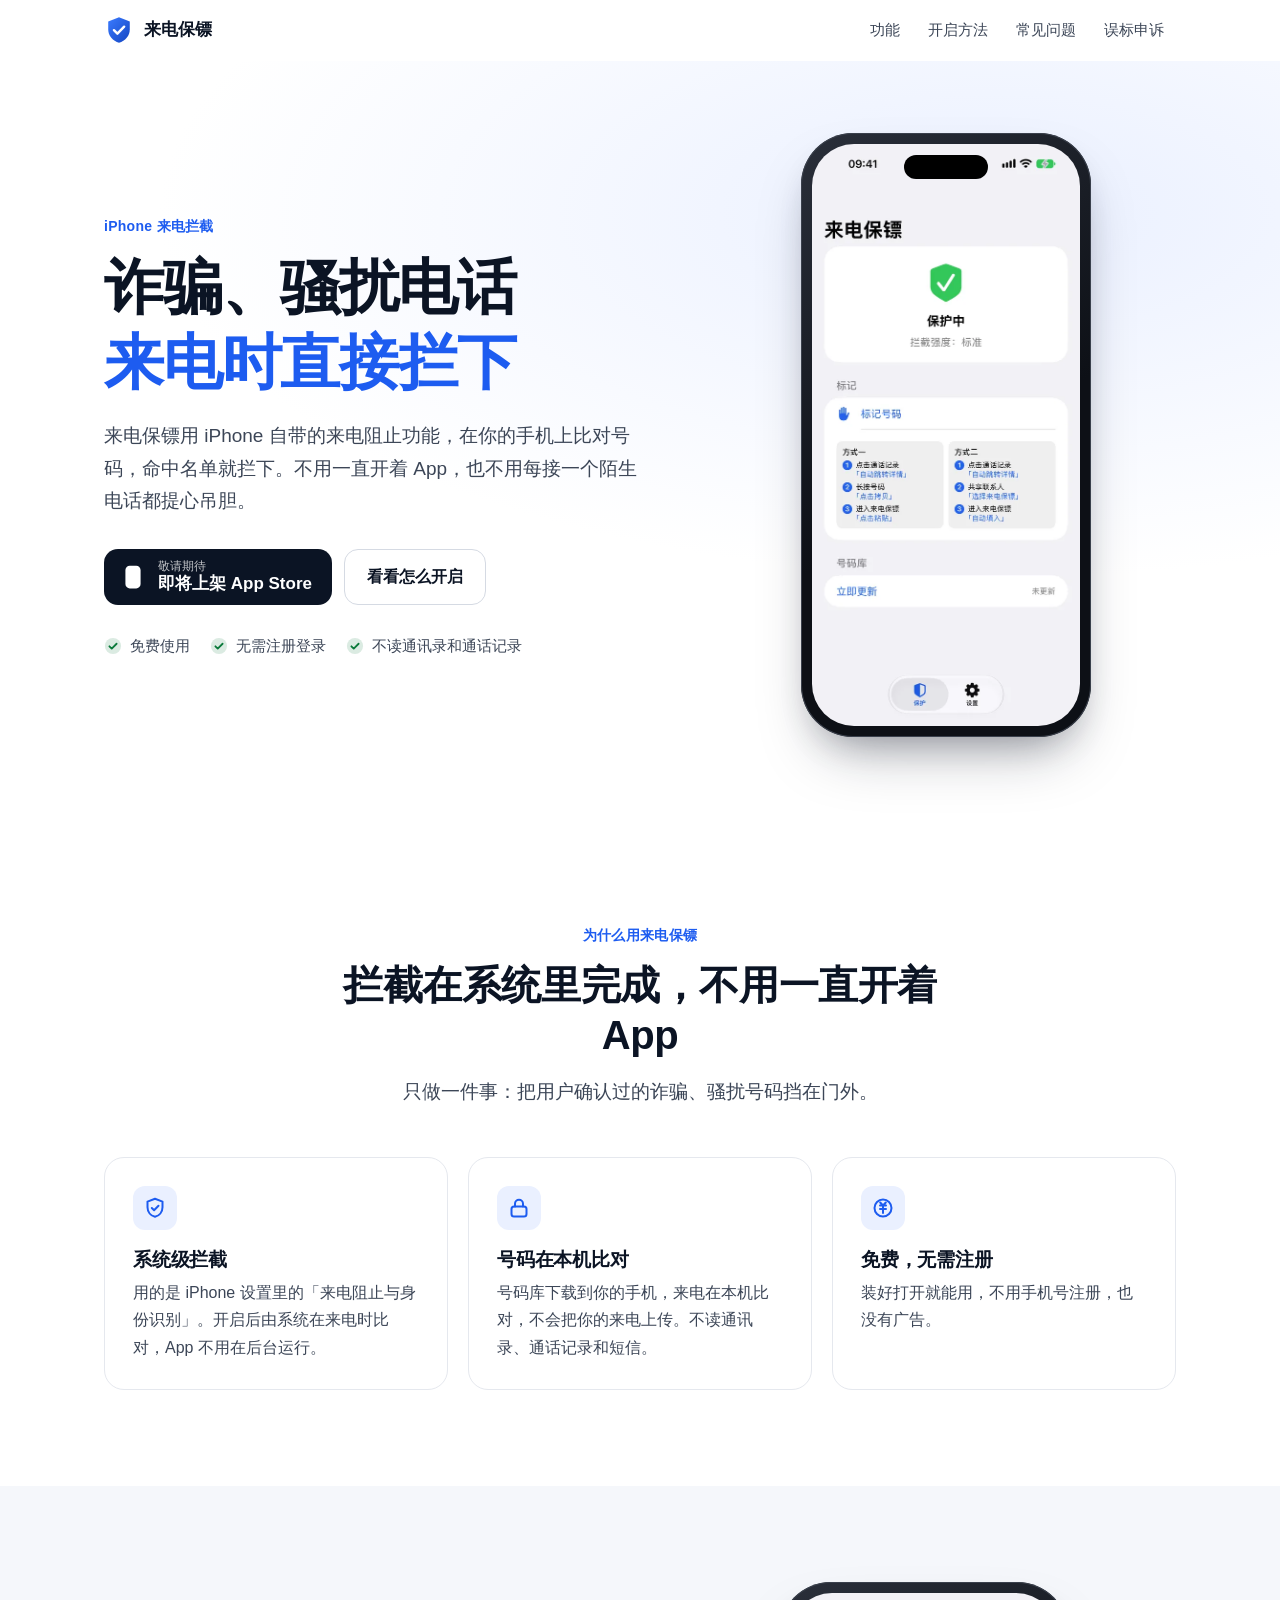
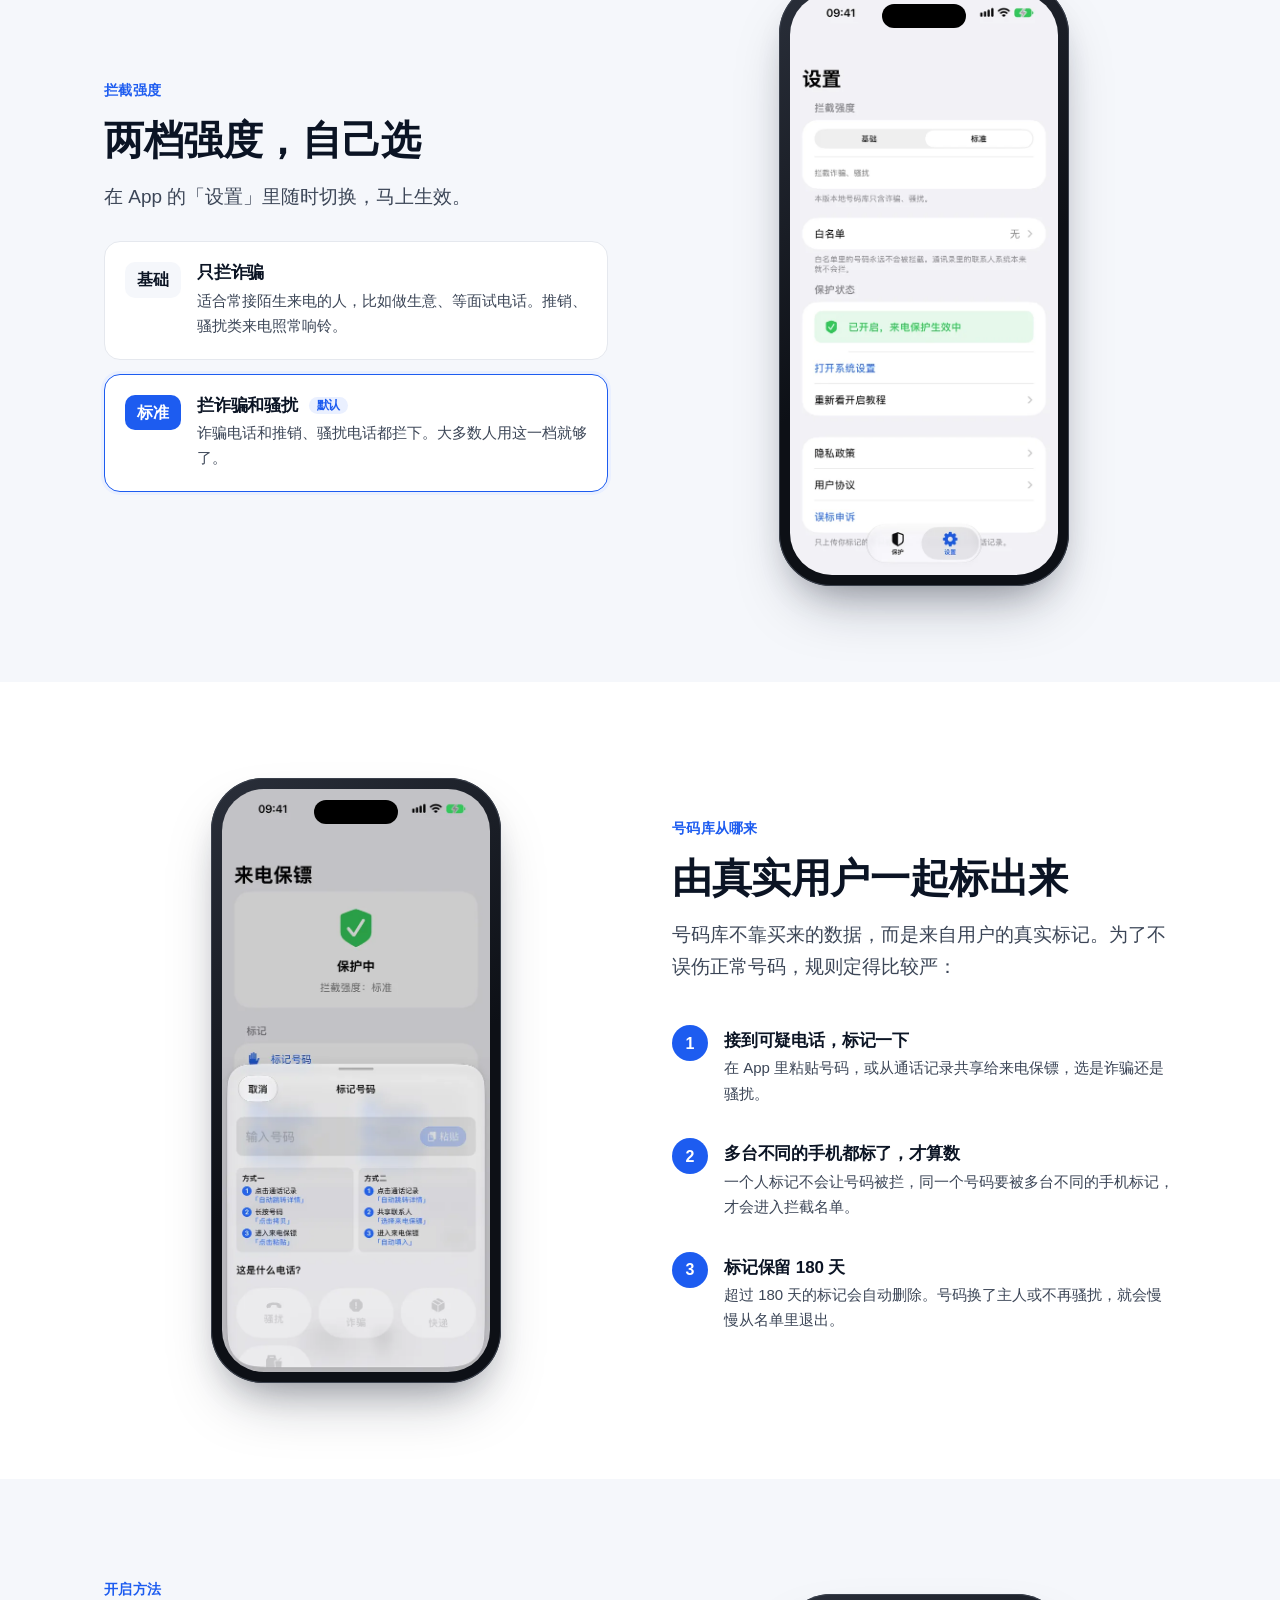
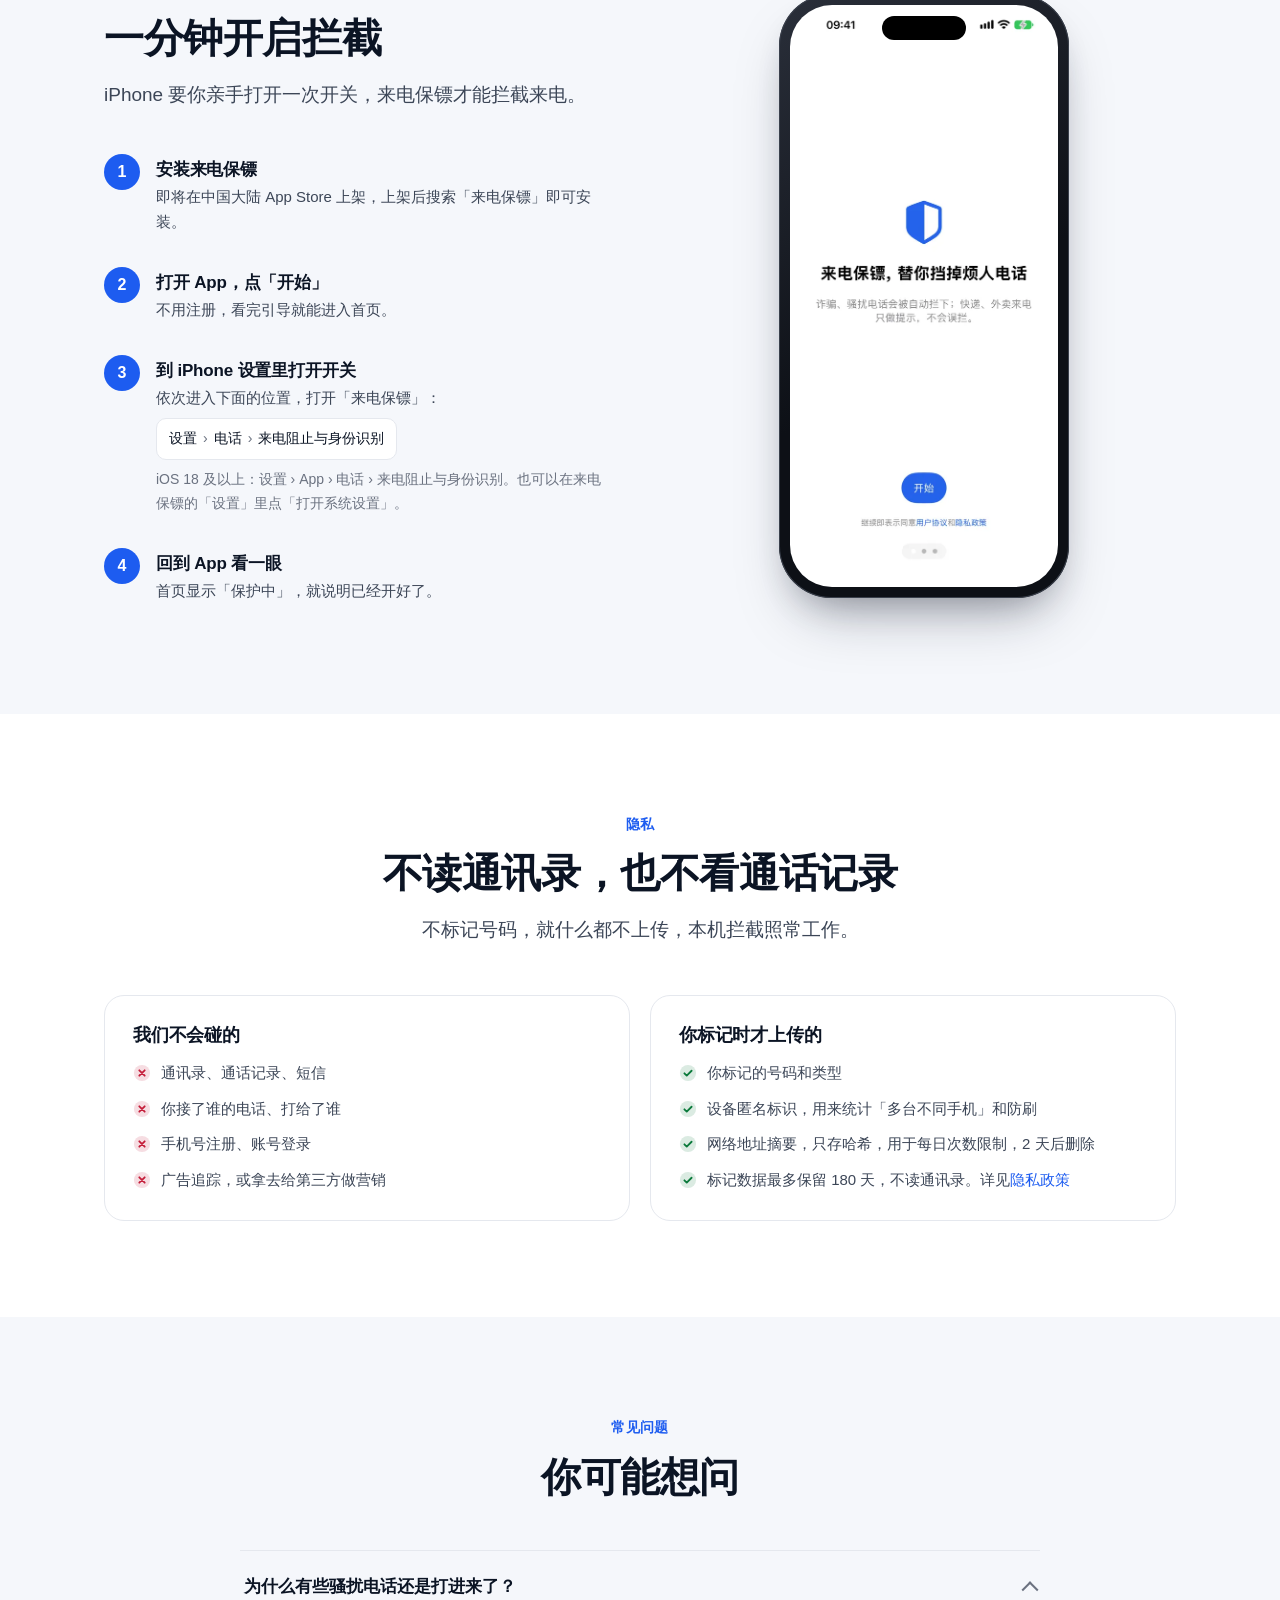
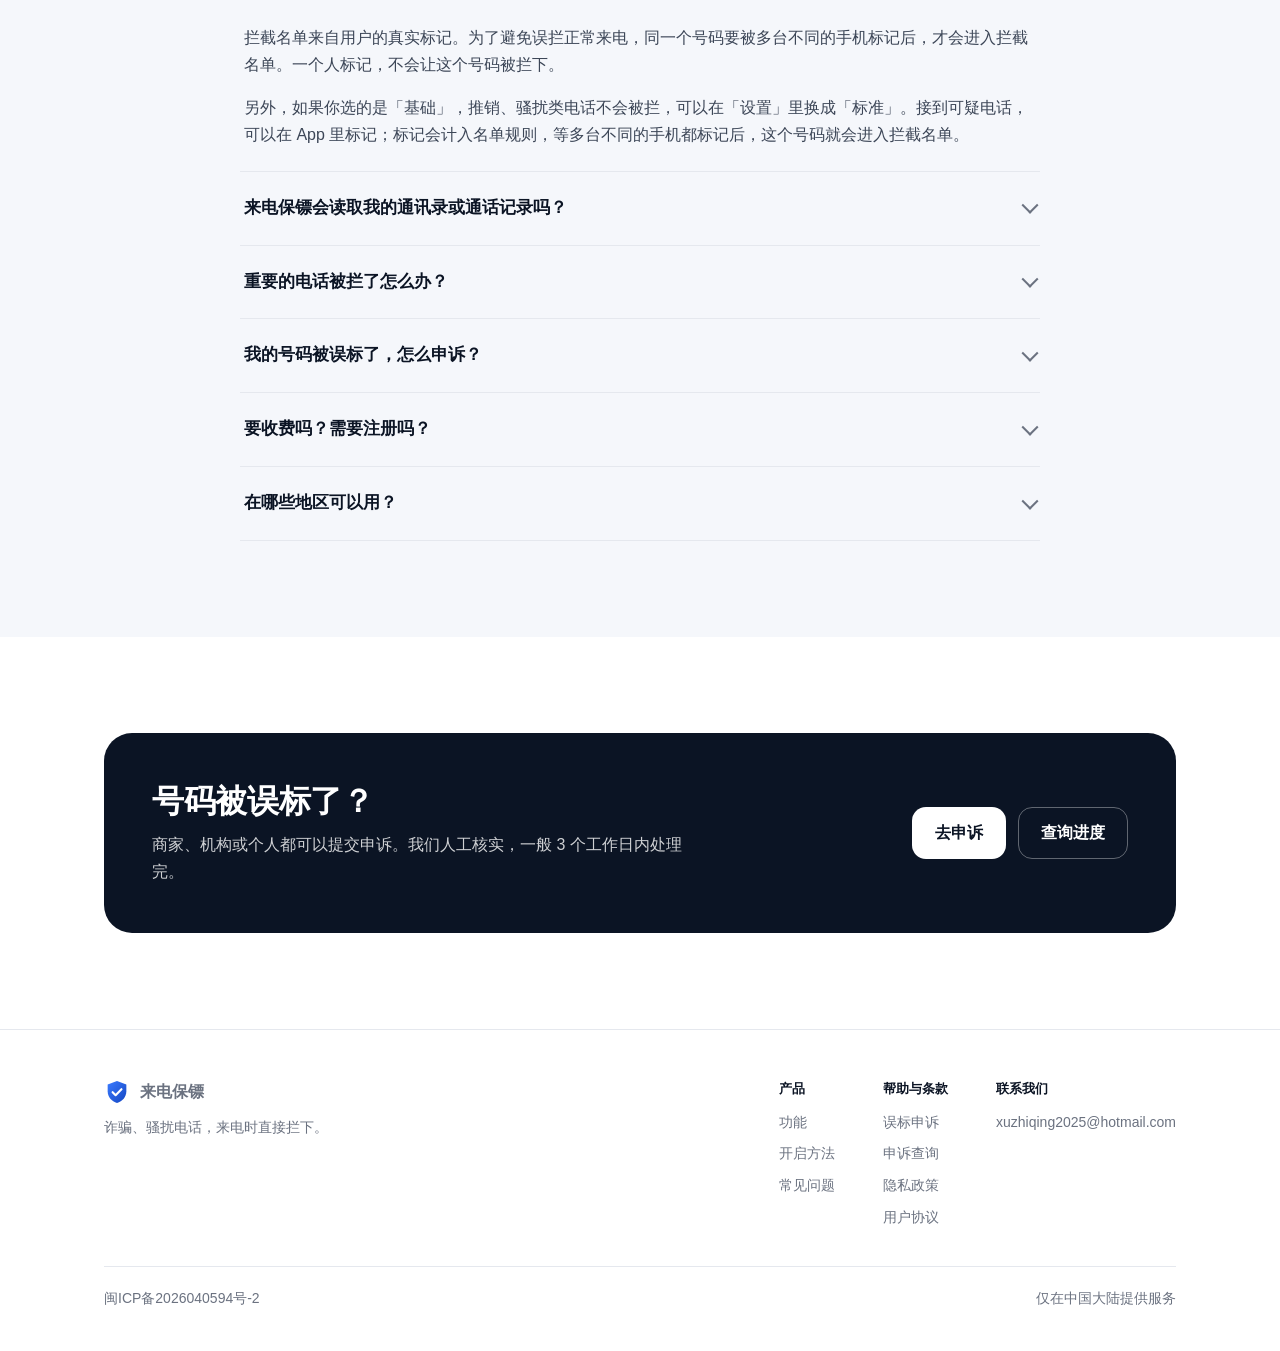
<file: index.html>
<!doctype html>
<html lang="zh-CN">
<head>
<meta charset="utf-8">
<meta name="viewport" content="width=device-width,initial-scale=1,viewport-fit=cover">
<title>来电保镖 · 诈骗、骚扰电话来电时直接拦下</title>
<meta name="description" content="来电保镖用 iPhone 自带的来电阻止功能拦截诈骗、骚扰电话。号码在手机本地比对，免费、无需注册，不读通讯录和通话记录。">
<meta name="theme-color" content="#ffffff" media="(prefers-color-scheme: light)">
<meta name="theme-color" content="#0b0d12" media="(prefers-color-scheme: dark)">
<meta name="format-detection" content="telephone=no">
<link rel="icon" href="data:image/svg+xml,%3Csvg xmlns='http://www.w3.org/2000/svg' viewBox='0 0 32 32'%3E%3Cpath d='M16 2.5 4.5 6.8v8.4c0 7 4.9 12.6 11.5 14.3 6.6-1.7 11.5-7.3 11.5-14.3V6.8L16 2.5Z' fill='%231d5cf0'/%3E%3Cpath d='m10.6 16.2 3.7 3.7 7.2-7.4' fill='none' stroke='%23fff' stroke-width='2.6' stroke-linecap='round' stroke-linejoin='round'/%3E%3C/svg%3E">
<link rel="stylesheet" href="assets/site.css?v=2">
</head>
<body>
<a class="skip" href="#main">跳到正文</a>
<header class="nav" id="top">
  <div class="wrap">
    <a class="brand" href="./" aria-label="来电保镖首页"><svg viewBox="0 0 32 32" aria-hidden="true"><defs><linearGradient id="lg-nav" x1="0" y1="0" x2="1" y2="1"><stop offset="0" stop-color="#3b7bff"/><stop offset="1" stop-color="#1446c2"/></linearGradient></defs><path d="M16 2.5 4.5 6.8v8.4c0 7 4.9 12.6 11.5 14.3 6.6-1.7 11.5-7.3 11.5-14.3V6.8L16 2.5Z" fill="url(#lg-nav)"/><path d="m10.6 16.2 3.7 3.7 7.2-7.4" fill="none" stroke="#fff" stroke-width="2.6" stroke-linecap="round" stroke-linejoin="round"/></svg><span>来电保镖</span></a>
    <ul class="nav-links">
      <li class="opt"><a href="#features">功能</a></li>
      <li class="opt"><a href="#setup">开启方法</a></li>
      <li><a href="#faq">常见问题</a></li>
      <li><a href="appeal.html">误标申诉</a></li>
    </ul>
  </div>
</header>

<main id="main">

<section class="hero">
  <div class="wrap">
    <div>
      <span class="eyebrow">iPhone 来电拦截</span>
      <h1>诈骗、骚扰电话<br><span class="hl">来电时直接拦下</span></h1>
      <p class="lead">来电保镖用 iPhone 自带的来电阻止功能，在你的手机上比对号码，命中名单就拦下。不用一直开着 App，也不用每接一个陌生电话都提心吊胆。</p>
      <div class="cta">
        <span class="store" role="note" aria-label="即将上架 App Store"><svg viewBox="0 0 24 24" aria-hidden="true" fill="none" stroke="currentColor" stroke-width="2" stroke-linecap="round"><rect x="6" y="2.5" width="12" height="19" rx="3"/><path d="M10.5 18.5h3"/></svg><span><small>敬请期待</small><b>即将上架 App Store</b></span></span>
        <a class="btn btn-ghost" href="#setup">看看怎么开启</a>
      </div>
      <ul class="facts">
        <li><svg viewBox="0 0 20 20" aria-hidden="true"><circle cx="10" cy="10" r="9" fill="currentColor" opacity=".15"/><path d="m6 10.3 2.6 2.6L14 7.5" fill="none" stroke="currentColor" stroke-width="2" stroke-linecap="round" stroke-linejoin="round"/></svg>免费使用</li>
        <li><svg viewBox="0 0 20 20" aria-hidden="true"><circle cx="10" cy="10" r="9" fill="currentColor" opacity=".15"/><path d="m6 10.3 2.6 2.6L14 7.5" fill="none" stroke="currentColor" stroke-width="2" stroke-linecap="round" stroke-linejoin="round"/></svg>无需注册登录</li>
        <li><svg viewBox="0 0 20 20" aria-hidden="true"><circle cx="10" cy="10" r="9" fill="currentColor" opacity=".15"/><path d="m6 10.3 2.6 2.6L14 7.5" fill="none" stroke="currentColor" stroke-width="2" stroke-linecap="round" stroke-linejoin="round"/></svg>不读通讯录和通话记录</li>
      </ul>
    </div>
    <div class="hero-visual">
      <div class="device "><img src="assets/img/home.webp" width="560" height="1217" alt="来电保镖首页：保护中，拦截强度标准" decoding="async" fetchpriority="high"></div>
    </div>
  </div>
</section>

<section id="features">
  <div class="wrap">
    <div class="sec-head center">
      <span class="eyebrow">为什么用来电保镖</span>
      <h2 class="h2">拦截在系统里完成，不用一直开着 App</h2>
      <p class="lead">只做一件事：把用户确认过的诈骗、骚扰号码挡在门外。</p>
    </div>
    <div class="grid3">
      <div class="feat"><div class="icon"><svg viewBox="0 0 24 24" fill="none" stroke="currentColor" stroke-width="2" stroke-linejoin="round" aria-hidden="true"><path d="M12 2.8 4.5 5.6v5.6c0 4.7 3.2 8.4 7.5 9.6 4.3-1.2 7.5-4.9 7.5-9.6V5.6L12 2.8Z"/><path d="m8.8 12 2.3 2.3 4.4-4.5" stroke-linecap="round"/></svg></div><h3>系统级拦截</h3><p>用的是 iPhone 设置里的「来电阻止与身份识别」。开启后由系统在来电时比对，App 不用在后台运行。</p></div>
      <div class="feat"><div class="icon"><svg viewBox="0 0 24 24" fill="none" stroke="currentColor" stroke-width="2" stroke-linejoin="round" aria-hidden="true"><rect x="4.5" y="10.5" width="15" height="10" rx="2.5"/><path d="M8 10.5V7.8a4 4 0 0 1 8 0v2.7" stroke-linecap="round"/></svg></div><h3>号码在本机比对</h3><p>号码库下载到你的手机，来电在本机比对，不会把你的来电上传。不读通讯录、通话记录和短信。</p></div>
      <div class="feat"><div class="icon"><svg viewBox="0 0 24 24" fill="none" stroke="currentColor" stroke-width="2" stroke-linejoin="round" stroke-linecap="round" aria-hidden="true"><circle cx="12" cy="12" r="8.5"/><path d="M9 9.5h6M9 13h6M12 9.5V17M9.2 6.5 12 9.5l2.8-3"/></svg></div><h3>免费，无需注册</h3><p>装好打开就能用，不用手机号注册，也没有广告。</p></div>
    </div>
  </div>
</section>

<section id="levels" class="soft">
  <div class="wrap split">
    <div>
      <span class="eyebrow">拦截强度</span>
      <h2 class="h2">两档强度，自己选</h2>
      <p class="lead">在 App 的「设置」里随时切换，马上生效。</p>
      <div class="levels">
        <div class="level"><span class="tag">基础</span><div><h3>只拦诈骗</h3><p>适合常接陌生来电的人，比如做生意、等面试电话。推销、骚扰类来电照常响铃。</p></div></div>
        <div class="level on"><span class="tag">标准</span><div><h3>拦诈骗和骚扰 <span class="pill">默认</span></h3><p>诈骗电话和推销、骚扰电话都拦下。大多数人用这一档就够了。</p></div></div>
      </div>
    </div>
    <div class="split-media"><div class="device "><img src="assets/img/settings.webp" width="560" height="1217" alt="来电保镖设置页：拦截强度可选基础或标准" decoding="async" loading="lazy"></div></div>
  </div>
</section>

<section id="how">
  <div class="wrap split rev">
    <div>
      <span class="eyebrow">号码库从哪来</span>
      <h2 class="h2">由真实用户一起标出来</h2>
      <p class="lead">号码库不靠买来的数据，而是来自用户的真实标记。为了不误伤正常号码，规则定得比较严：</p>
      <ol class="steps">
        <li><span class="num">1</span><div><h3>接到可疑电话，标记一下</h3><p>在 App 里粘贴号码，或从通话记录共享给来电保镖，选是诈骗还是骚扰。</p></div></li>
        <li><span class="num">2</span><div><h3>多台不同的手机都标了，才算数</h3><p>一个人标记不会让号码被拦，同一个号码要被多台不同的手机标记，才会进入拦截名单。</p></div></li>
        <li><span class="num">3</span><div><h3>标记保留 180 天</h3><p>超过 180 天的标记会自动删除。号码换了主人或不再骚扰，就会慢慢从名单里退出。</p></div></li>
      </ol>
    </div>
    <div class="split-media"><div class="device "><img src="assets/img/mark.webp" width="560" height="1217" alt="来电保镖标记号码：输入或粘贴号码，选择类型" decoding="async" loading="lazy"></div></div>
  </div>
</section>

<section id="setup" class="soft">
  <div class="wrap split">
    <div>
      <span class="eyebrow">开启方法</span>
      <h2 class="h2">一分钟开启拦截</h2>
      <p class="lead">iPhone 要你亲手打开一次开关，来电保镖才能拦截来电。</p>
      <ol class="steps">
        <li><span class="num">1</span><div><h3>安装来电保镖</h3><p>即将在中国大陆 App Store 上架，上架后搜索「来电保镖」即可安装。</p></div></li>
        <li><span class="num">2</span><div><h3>打开 App，点「开始」</h3><p>不用注册，看完引导就能进入首页。</p></div></li>
        <li><span class="num">3</span><div><h3>到 iPhone 设置里打开开关</h3><p>依次进入下面的位置，打开「来电保镖」：</p>
          <span class="path">设置 <i>›</i> 电话 <i>›</i> 来电阻止与身份识别</span>
          <p style="margin-top:8px;font-size:14px;color:var(--muted)">iOS 18 及以上：设置 › App › 电话 › 来电阻止与身份识别。也可以在来电保镖的「设置」里点「打开系统设置」。</p></div></li>
        <li><span class="num">4</span><div><h3>回到 App 看一眼</h3><p>首页显示「保护中」，就说明已经开好了。</p></div></li>
      </ol>
    </div>
    <div class="split-media"><div class="device "><img src="assets/img/onboarding.webp" width="560" height="1217" alt="来电保镖引导页：来电保镖，替你挡掉烦人电话" decoding="async" loading="lazy"></div></div>
  </div>
</section>

<section id="privacy">
  <div class="wrap">
    <div class="sec-head center">
      <span class="eyebrow">隐私</span>
      <h2 class="h2">不读通讯录，也不看通话记录</h2>
      <p class="lead">不标记号码，就什么都不上传，本机拦截照常工作。</p>
    </div>
    <div class="privacy-grid">
      <div class="pcard no"><h3>我们不会碰的</h3><ul>
        <li><svg viewBox="0 0 20 20" aria-hidden="true"><circle cx="10" cy="10" r="9" fill="currentColor" opacity=".15"/><path d="m7 7 6 6m0-6-6 6" fill="none" stroke="currentColor" stroke-width="2" stroke-linecap="round"/></svg><span>通讯录、通话记录、短信</span></li>
        <li><svg viewBox="0 0 20 20" aria-hidden="true"><circle cx="10" cy="10" r="9" fill="currentColor" opacity=".15"/><path d="m7 7 6 6m0-6-6 6" fill="none" stroke="currentColor" stroke-width="2" stroke-linecap="round"/></svg><span>你接了谁的电话、打给了谁</span></li>
        <li><svg viewBox="0 0 20 20" aria-hidden="true"><circle cx="10" cy="10" r="9" fill="currentColor" opacity=".15"/><path d="m7 7 6 6m0-6-6 6" fill="none" stroke="currentColor" stroke-width="2" stroke-linecap="round"/></svg><span>手机号注册、账号登录</span></li>
        <li><svg viewBox="0 0 20 20" aria-hidden="true"><circle cx="10" cy="10" r="9" fill="currentColor" opacity=".15"/><path d="m7 7 6 6m0-6-6 6" fill="none" stroke="currentColor" stroke-width="2" stroke-linecap="round"/></svg><span>广告追踪，或拿去给第三方做营销</span></li>
      </ul></div>
      <div class="pcard yes"><h3>你标记时才上传的</h3><ul>
        <li><svg viewBox="0 0 20 20" aria-hidden="true"><circle cx="10" cy="10" r="9" fill="currentColor" opacity=".15"/><path d="m6 10.3 2.6 2.6L14 7.5" fill="none" stroke="currentColor" stroke-width="2" stroke-linecap="round" stroke-linejoin="round"/></svg><span>你标记的号码和类型</span></li>
        <li><svg viewBox="0 0 20 20" aria-hidden="true"><circle cx="10" cy="10" r="9" fill="currentColor" opacity=".15"/><path d="m6 10.3 2.6 2.6L14 7.5" fill="none" stroke="currentColor" stroke-width="2" stroke-linecap="round" stroke-linejoin="round"/></svg><span>设备匿名标识，用来统计「多台不同手机」和防刷</span></li>
        <li><svg viewBox="0 0 20 20" aria-hidden="true"><circle cx="10" cy="10" r="9" fill="currentColor" opacity=".15"/><path d="m6 10.3 2.6 2.6L14 7.5" fill="none" stroke="currentColor" stroke-width="2" stroke-linecap="round" stroke-linejoin="round"/></svg><span>网络地址摘要，只存哈希，用于每日次数限制，2 天后删除</span></li>
        <li><svg viewBox="0 0 20 20" aria-hidden="true"><circle cx="10" cy="10" r="9" fill="currentColor" opacity=".15"/><path d="m6 10.3 2.6 2.6L14 7.5" fill="none" stroke="currentColor" stroke-width="2" stroke-linecap="round" stroke-linejoin="round"/></svg><span>标记数据最多保留 180 天，不读通讯录。详见<a href="privacy.html">隐私政策</a></span></li>
      </ul></div>
    </div>
  </div>
</section>

<section id="faq" class="soft">
  <div class="wrap">
    <div class="sec-head center"><span class="eyebrow">常见问题</span><h2 class="h2">你可能想问</h2></div>
    <div class="faq">
      <details open><summary>为什么有些骚扰电话还是打进来了？</summary><div class="a">
        <p>拦截名单来自用户的真实标记。为了避免误拦正常来电，同一个号码要被多台不同的手机标记后，才会进入拦截名单。一个人标记，不会让这个号码被拦下。</p>
        <p>另外，如果你选的是「基础」，推销、骚扰类电话不会被拦，可以在「设置」里换成「标准」。接到可疑电话，可以在 App 里标记；标记会计入名单规则，等多台不同的手机都标记后，这个号码就会进入拦截名单。</p></div></details>
      <details><summary>来电保镖会读取我的通讯录或通话记录吗？</summary><div class="a">
        <p>不会。来电保镖不读通讯录、通话记录和短信。拦截时由 iPhone 系统拿号码库在本机比对，你的来电不会上传。只有你主动标记号码时，才会上传这个号码和类型。</p></div></details>
      <details><summary>重要的电话被拦了怎么办？</summary><div class="a">
        <p>在 App 的「设置 › 白名单」里加上这个号码，白名单里的号码不会被拦截。</p></div></details>
      <details><summary>我的号码被误标了，怎么申诉？</summary><div class="a">
        <p>到<a href="appeal.html">误标申诉</a>页填写号码和情况，留下手机或邮箱。我们人工核实，一般 3 个工作日内处理完，结果会通知你。提交后会得到一个申诉编号，可在<a href="appeal-status.html">申诉查询</a>页随时查看进度。诈骗类标记一律人工审核，不会自动清除。</p></div></details>
      <details><summary>要收费吗？需要注册吗？</summary><div class="a">
        <p>免费使用，也不用注册登录。</p></div></details>
      <details><summary>在哪些地区可以用？</summary><div class="a">
        <p>来电保镖只在中国大陆 App Store 上架，号码库也只针对中国大陆的手机号和固话。</p></div></details>
    </div>
  </div>
</section>

<section>
  <div class="wrap">
    <div class="band">
      <div><h2>号码被误标了？</h2><p>商家、机构或个人都可以提交申诉。我们人工核实，一般 3 个工作日内处理完。</p></div>
      <div class="band-actions"><a class="btn" href="appeal.html">去申诉</a><a class="btn btn-ghost" href="appeal-status.html">查询进度</a></div>
    </div>
  </div>
</section>

</main>
<footer class="footer">
  <div class="wrap">
    <div class="top">
      <div>
        <a class="brand" href="./"><svg viewBox="0 0 32 32" aria-hidden="true"><defs><linearGradient id="lg-foot" x1="0" y1="0" x2="1" y2="1"><stop offset="0" stop-color="#3b7bff"/><stop offset="1" stop-color="#1446c2"/></linearGradient></defs><path d="M16 2.5 4.5 6.8v8.4c0 7 4.9 12.6 11.5 14.3 6.6-1.7 11.5-7.3 11.5-14.3V6.8L16 2.5Z" fill="url(#lg-foot)"/><path d="m10.6 16.2 3.7 3.7 7.2-7.4" fill="none" stroke="#fff" stroke-width="2.6" stroke-linecap="round" stroke-linejoin="round"/></svg><span>来电保镖</span></a>
        <p class="tagline">诈骗、骚扰电话，来电时直接拦下。</p>
      </div>
      <nav aria-label="页脚导航">
        <div><h4>产品</h4><ul><li><a href="#features">功能</a></li><li><a href="#setup">开启方法</a></li><li><a href="#faq">常见问题</a></li></ul></div>
        <div><h4>帮助与条款</h4><ul><li><a href="appeal.html">误标申诉</a></li><li><a href="appeal-status.html">申诉查询</a></li><li><a href="privacy.html">隐私政策</a></li><li><a href="terms.html">用户协议</a></li></ul></div>
        <div><h4>联系我们</h4><ul><li><a href="mailto:xuzhiqing2025@hotmail.com">xuzhiqing2025@hotmail.com</a></li></ul></div>
      </nav>
    </div>
    <div class="legal">
      <a href="https://beian.miit.gov.cn/" target="_blank" rel="noopener noreferrer">闽ICP备2026040594号-2</a>
      <span>仅在中国大陆提供服务</span>
    </div>
  </div>
</footer>
<script>(function(){var n=document.getElementById("top");function f(){n.classList.toggle("scrolled",window.scrollY>4)}f();window.addEventListener("scroll",f,{passive:true})})();</script>
</body>
</html>
</file>
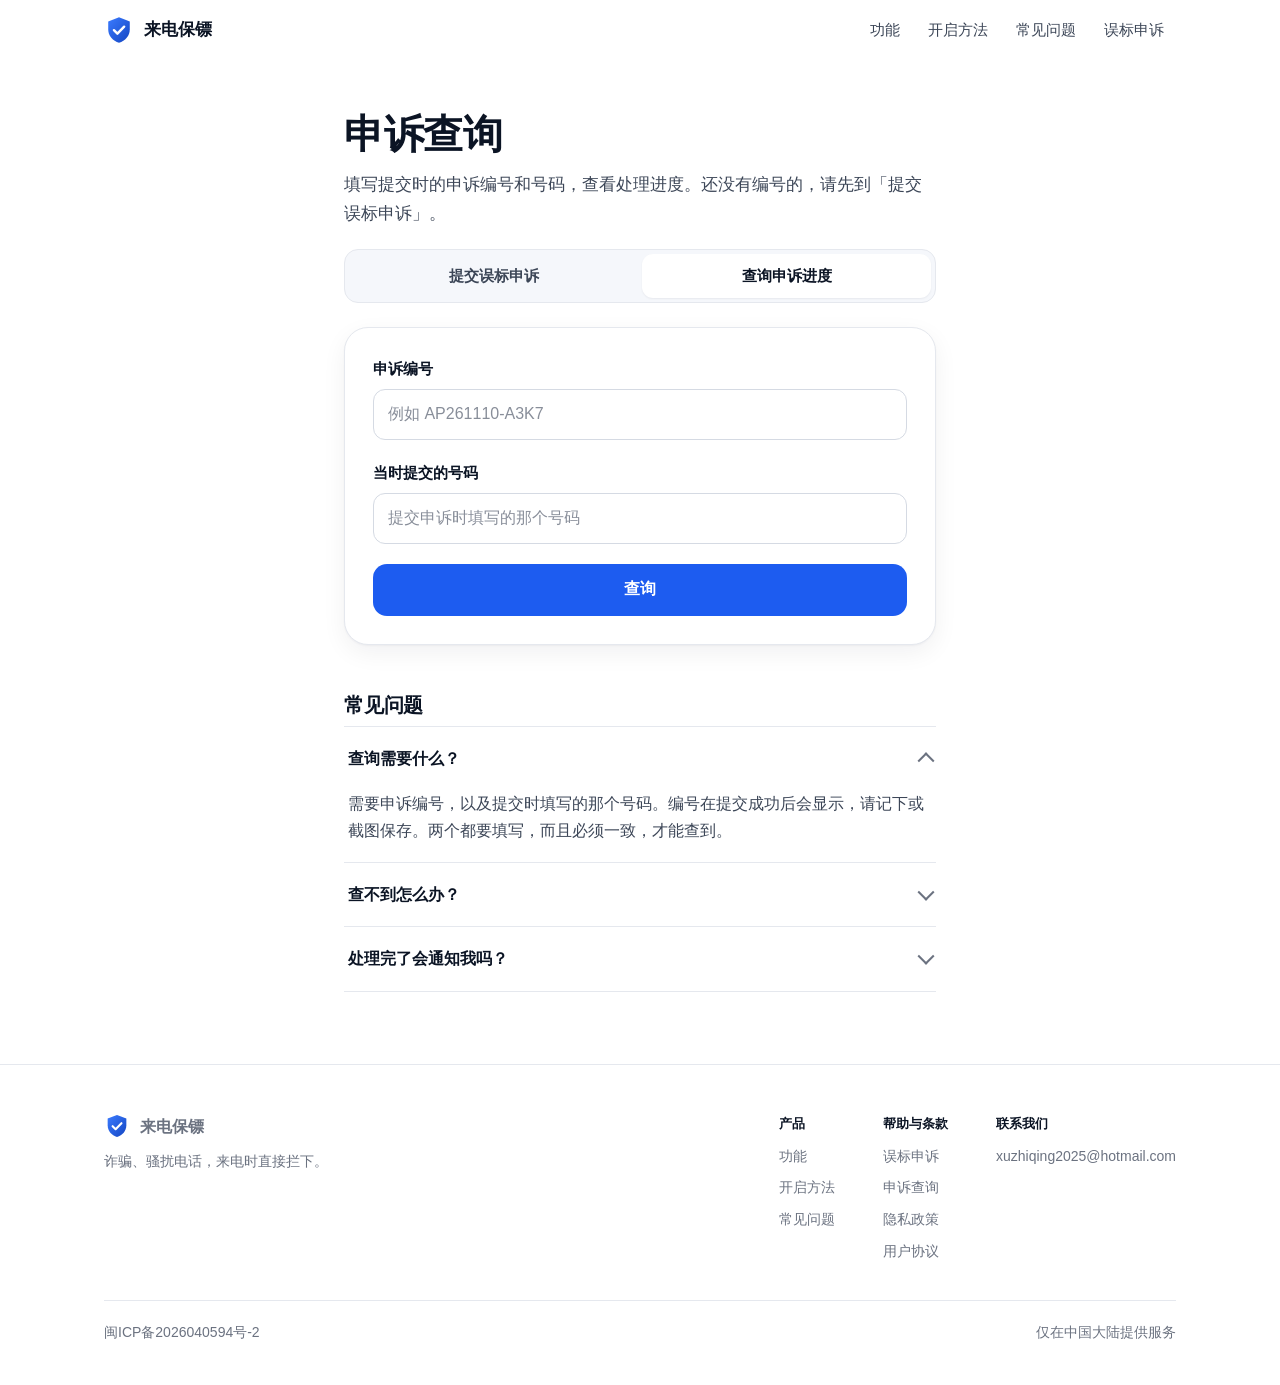
<file: appeal-status.html>
<!doctype html>
<html lang="zh-CN">
<head>
<meta charset="utf-8">
<meta name="viewport" content="width=device-width,initial-scale=1,viewport-fit=cover">
<title>申诉查询 · 来电保镖</title>
<meta name="description" content="用申诉编号和当时提交的号码，查询来电保镖误标申诉的处理进度。">
<meta name="theme-color" content="#ffffff" media="(prefers-color-scheme: light)">
<meta name="theme-color" content="#0b0d12" media="(prefers-color-scheme: dark)">
<meta name="format-detection" content="telephone=no">
<link rel="icon" href="data:image/svg+xml,%3Csvg xmlns='http://www.w3.org/2000/svg' viewBox='0 0 32 32'%3E%3Cpath d='M16 2.5 4.5 6.8v8.4c0 7 4.9 12.6 11.5 14.3 6.6-1.7 11.5-7.3 11.5-14.3V6.8L16 2.5Z' fill='%231d5cf0'/%3E%3Cpath d='m10.6 16.2 3.7 3.7 7.2-7.4' fill='none' stroke='%23fff' stroke-width='2.6' stroke-linecap='round' stroke-linejoin='round'/%3E%3C/svg%3E">
<link rel="stylesheet" href="assets/site.css?v=2">
</head>
<body>
<a class="skip" href="#main">跳到正文</a>
<header class="nav" id="top">
  <div class="wrap">
    <a class="brand" href="index.html" aria-label="来电保镖首页"><svg viewBox="0 0 32 32" aria-hidden="true"><defs><linearGradient id="lg-nav" x1="0" y1="0" x2="1" y2="1"><stop offset="0" stop-color="#3b7bff"/><stop offset="1" stop-color="#1446c2"/></linearGradient></defs><path d="M16 2.5 4.5 6.8v8.4c0 7 4.9 12.6 11.5 14.3 6.6-1.7 11.5-7.3 11.5-14.3V6.8L16 2.5Z" fill="url(#lg-nav)"/><path d="m10.6 16.2 3.7 3.7 7.2-7.4" fill="none" stroke="#fff" stroke-width="2.6" stroke-linecap="round" stroke-linejoin="round"/></svg><span>来电保镖</span></a>
    <ul class="nav-links">
      <li class="opt"><a href="index.html#features">功能</a></li>
      <li class="opt"><a href="index.html#setup">开启方法</a></li>
      <li><a href="index.html#faq">常见问题</a></li>
      <li><a href="appeal.html">误标申诉</a></li>
    </ul>
  </div>
</header>
<main id="main" class="appeal">
<div class="doc-hero"><h1>申诉查询</h1>
<p class="lead">填写提交时的申诉编号和号码，查看处理进度。还没有编号的，请先到「提交误标申诉」。</p></div>
<nav class="appeal-tabs" aria-label="申诉与查询"><a href="appeal.html">提交误标申诉</a><a href="appeal-status.html" aria-current="page">查询申诉进度</a></nav>
<div class="panel">
<section id="status-sec">
  <form id="status-form" novalidate>
    <label class="f">
      <span class="lbl">申诉编号</span>
      <input type="text" name="sid" placeholder="例如 AP261110-A3K7" autocapitalize="characters" spellcheck="false" required>
    </label>
    <label class="f">
      <span class="lbl">当时提交的号码</span>
      <input type="tel" name="snumber" inputmode="tel" placeholder="提交申诉时填写的那个号码" required>
    </label>
    <p class="err" id="err-status"></p>
    <button type="submit">查询</button>
  </form>
  <div id="status-result" class="card hidden"></div>
</section>
</div>
<section class="faq faq-block" id="faq">
  <h2>常见问题</h2>
  <details open>
    <summary>查询需要什么？</summary>
    <p>需要申诉编号，以及提交时填写的那个号码。编号在提交成功后会显示，请记下或截图保存。两个都要填写，而且必须一致，才能查到。</p>
  </details>
  <details>
    <summary>查不到怎么办？</summary>
    <p>请核对编号和号码是否填对，不要漏掉编号里的横线或字母。如果刚提交，稍等片刻再查。仍查不到，可以<a href="appeal.html">重新提交</a>，同一号码若已有未处理的申诉，会返回原来的编号。</p>
  </details>
  <details>
    <summary>处理完了会通知我吗？</summary>
    <p>会发到你留下的手机或邮箱。你也可以随时回到本页查询。一般 3 个工作日内处理完。诈骗类标记一律人工审核，不会自动清除。</p>
  </details>
</section>
</main>
<footer class="footer">
  <div class="wrap">
    <div class="top">
      <div>
        <a class="brand" href="index.html"><svg viewBox="0 0 32 32" aria-hidden="true"><defs><linearGradient id="lg-foot" x1="0" y1="0" x2="1" y2="1"><stop offset="0" stop-color="#3b7bff"/><stop offset="1" stop-color="#1446c2"/></linearGradient></defs><path d="M16 2.5 4.5 6.8v8.4c0 7 4.9 12.6 11.5 14.3 6.6-1.7 11.5-7.3 11.5-14.3V6.8L16 2.5Z" fill="url(#lg-foot)"/><path d="m10.6 16.2 3.7 3.7 7.2-7.4" fill="none" stroke="#fff" stroke-width="2.6" stroke-linecap="round" stroke-linejoin="round"/></svg><span>来电保镖</span></a>
        <p class="tagline">诈骗、骚扰电话，来电时直接拦下。</p>
      </div>
      <nav aria-label="页脚导航">
        <div><h4>产品</h4><ul><li><a href="index.html#features">功能</a></li><li><a href="index.html#setup">开启方法</a></li><li><a href="index.html#faq">常见问题</a></li></ul></div>
        <div><h4>帮助与条款</h4><ul><li><a href="appeal.html">误标申诉</a></li><li><a href="appeal-status.html">申诉查询</a></li><li><a href="privacy.html">隐私政策</a></li><li><a href="terms.html">用户协议</a></li></ul></div>
        <div><h4>联系我们</h4><ul><li><a href="mailto:xuzhiqing2025@hotmail.com">xuzhiqing2025@hotmail.com</a></li></ul></div>
      </nav>
    </div>
    <div class="legal">
      <a href="https://beian.miit.gov.cn/" target="_blank" rel="noopener noreferrer">闽ICP备2026040594号-2</a>
      <span>仅在中国大陆提供服务</span>
    </div>
  </div>
</footer>
<script>(function(){var n=document.getElementById("top");function f(){n.classList.toggle("scrolled",window.scrollY>4)}f();window.addEventListener("scroll",f,{passive:true})})();</script>
<script src="assets/appeal.js?v=2"></script>
<script>
(function(){
  var A = window.GMCAppeal;
  var form = document.getElementById("status-form");
  var params = new URLSearchParams(location.search);
  if(params.get("id")) form.sid.value = params.get("id");
  if(params.get("number")) form.snumber.value = params.get("number");

  function lookup(){
    A.setErr("err-status", false);
    var box = document.getElementById("status-result");
    box.classList.add("hidden");
    var number = A.normalizeCN(form.snumber.value);
    var id = form.sid.value.trim();
    if(!id || !number){
      A.setErr("err-status", true, "请同时填写申诉编号和当时提交的号码。");
      return Promise.resolve();
    }
    return A.post({ op:"status", id:id, number: form.snumber.value }).then(function(r){
      var res = r.res, data = r.data;
      if(!res.ok || !data.ok){
        A.setErr("err-status", true, "没有查到这条申诉。请核对编号和号码是否一致。");
        return;
      }
      var when = data.created_at ? new Date(data.created_at).toLocaleString("zh-CN", {timeZone:"Asia/Shanghai", hour12:false, year:"numeric", month:"2-digit", day:"2-digit", hour:"2-digit", minute:"2-digit"}) : "";
      var st = data.status || "";
      var label = A.STATUS_LABEL[st] || st;
      box.innerHTML = "<p>编号 <strong>"+data.id+"</strong></p>"
        +"<p>当前状态：<span class=\"status-pill "+st+"\">"+label+"</span></p>"
        +"<p>"+(A.STATUS_DESC[st]||"")+"</p>"
        +(when?"<p class=\"muted\">提交时间（北京时间） "+when+"</p>":"");
      box.classList.remove("hidden");
    }).catch(function(){
      A.setErr("err-status", true, "查询失败，请稍后重试。");
    });
  }

  form.addEventListener("submit", function(e){ e.preventDefault(); lookup(); });
  if(form.sid.value && form.snumber.value) lookup();
})();
</script>
</body>
</html>
</file>
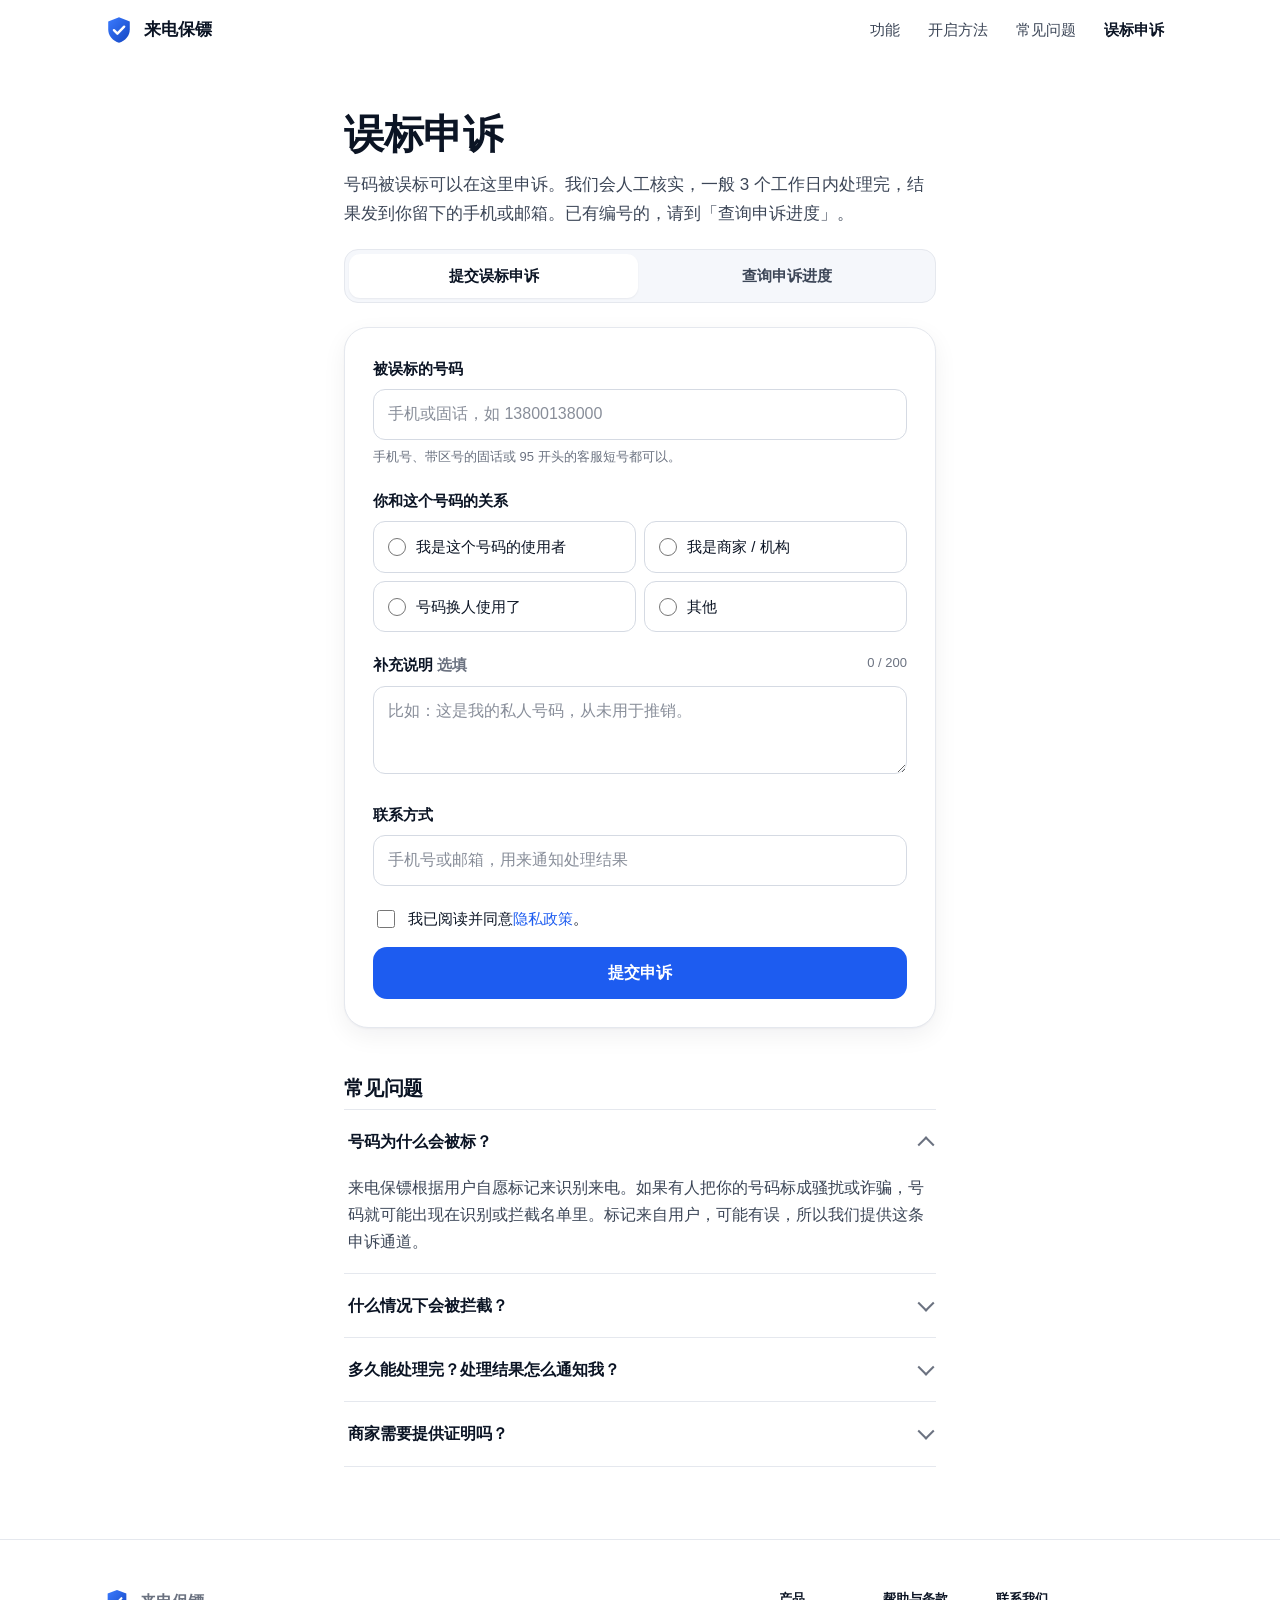
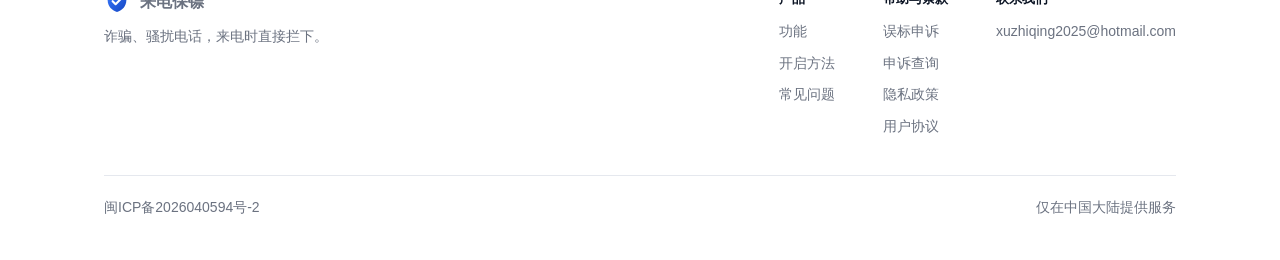
<file: appeal.html>
<!doctype html>
<html lang="zh-CN">
<head>
<meta charset="utf-8">
<meta name="viewport" content="width=device-width,initial-scale=1,viewport-fit=cover">
<title>误标申诉 · 来电保镖</title>
<meta name="description" content="号码被来电保镖误标，可以在这里提交申诉。人工核实，一般 3 个工作日内处理完。">
<meta name="theme-color" content="#ffffff" media="(prefers-color-scheme: light)">
<meta name="theme-color" content="#0b0d12" media="(prefers-color-scheme: dark)">
<meta name="format-detection" content="telephone=no">
<link rel="icon" href="data:image/svg+xml,%3Csvg xmlns='http://www.w3.org/2000/svg' viewBox='0 0 32 32'%3E%3Cpath d='M16 2.5 4.5 6.8v8.4c0 7 4.9 12.6 11.5 14.3 6.6-1.7 11.5-7.3 11.5-14.3V6.8L16 2.5Z' fill='%231d5cf0'/%3E%3Cpath d='m10.6 16.2 3.7 3.7 7.2-7.4' fill='none' stroke='%23fff' stroke-width='2.6' stroke-linecap='round' stroke-linejoin='round'/%3E%3C/svg%3E">
<link rel="stylesheet" href="assets/site.css?v=2">
</head>
<body>
<a class="skip" href="#main">跳到正文</a>
<header class="nav" id="top">
  <div class="wrap">
    <a class="brand" href="index.html" aria-label="来电保镖首页"><svg viewBox="0 0 32 32" aria-hidden="true"><defs><linearGradient id="lg-nav" x1="0" y1="0" x2="1" y2="1"><stop offset="0" stop-color="#3b7bff"/><stop offset="1" stop-color="#1446c2"/></linearGradient></defs><path d="M16 2.5 4.5 6.8v8.4c0 7 4.9 12.6 11.5 14.3 6.6-1.7 11.5-7.3 11.5-14.3V6.8L16 2.5Z" fill="url(#lg-nav)"/><path d="m10.6 16.2 3.7 3.7 7.2-7.4" fill="none" stroke="#fff" stroke-width="2.6" stroke-linecap="round" stroke-linejoin="round"/></svg><span>来电保镖</span></a>
    <ul class="nav-links">
      <li class="opt"><a href="index.html#features">功能</a></li>
      <li class="opt"><a href="index.html#setup">开启方法</a></li>
      <li><a href="index.html#faq">常见问题</a></li>
      <li><a href="appeal.html" aria-current="page">误标申诉</a></li>
    </ul>
  </div>
</header>
<main id="main" class="appeal">
<div class="doc-hero"><h1>误标申诉</h1>
<p class="lead">号码被误标可以在这里申诉。我们会人工核实，一般 3 个工作日内处理完，结果发到你留下的手机或邮箱。已有编号的，请到「查询申诉进度」。</p></div>
<nav class="appeal-tabs" aria-label="申诉与查询"><a href="appeal.html" aria-current="page">提交误标申诉</a><a href="appeal-status.html">查询申诉进度</a></nav>
<div class="panel">
<section id="form-sec">
  <form id="form" novalidate>
    <label class="f">
      <span class="lbl">被误标的号码</span>
      <input type="tel" name="number" inputmode="tel" autocomplete="tel" placeholder="手机或固话，如 13800138000" required>
      <p class="hint" id="num-hint">手机号、带区号的固话或 95 开头的客服短号都可以。</p>
      <p class="err" id="err-number">请填写有效的手机号、固话或短号。</p>
    </label>

    <fieldset class="f">
      <legend class="lbl">你和这个号码的关系</legend>
      <div class="radios">
        <label><input type="radio" name="reason" value="owner" required> 我是这个号码的使用者</label>
        <label><input type="radio" name="reason" value="business"> 我是商家 / 机构</label>
        <label><input type="radio" name="reason" value="reassigned"> 号码换人使用了</label>
        <label><input type="radio" name="reason" value="other"> 其他</label>
      </div>
      <p class="err" id="err-reason">请选择一项。</p>
    </fieldset>

    <label class="f hidden" id="company-wrap">
      <span class="lbl">单位名称 <span class="muted">选填</span></span>
      <input type="text" name="company" maxlength="80" placeholder="公司或机构名称">
      <p class="hint">如需提供营业执照等证明，提交后把材料发到 <a href="mailto:xuzhiqing2025@hotmail.com">xuzhiqing2025@hotmail.com</a>，注明申诉编号即可。我们不在这里上传图片，免得材料传丢或过大。</p>
    </label>

    <label class="f">
      <span class="lbl">补充说明 <span class="muted">选填</span> <span class="count" id="desc-count">0 / 200</span></span>
      <textarea name="description" maxlength="200" placeholder="比如：这是我的私人号码，从未用于推销。"></textarea>
    </label>

    <label class="f">
      <span class="lbl">联系方式</span>
      <input type="text" name="contact" autocomplete="email" placeholder="手机号或邮箱，用来通知处理结果" required>
      <p class="err" id="err-contact">请填写有效的手机号或邮箱。</p>
    </label>

    <div class="hp" aria-hidden="true">
      <label>网站 <input type="text" name="website" tabindex="-1" autocomplete="off"></label>
    </div>
    <input type="hidden" name="started_at" id="started_at">

    <div class="row">
      <input type="checkbox" name="agreed" id="agreed" required>
      <label for="agreed">我已阅读并同意<a href="privacy.html">隐私政策</a>。</label>
    </div>
    <p class="err" id="err-agreed">请先勾选同意隐私政策。</p>
    <p class="err" id="err-form"></p>
    <button type="submit" id="submit-btn">提交申诉</button>
  </form>
</section>

<section id="ok-sec" class="hidden">
  <div class="card">
    <p class="ok">申诉已提交</p>
    <p>请记下或截图保存这个编号，查询进度时要用：</p>
    <p class="id" id="ok-id"></p>
    <p id="ok-extra"></p>
    <p>我们会在 <strong>3 个工作日</strong>内人工核实。处理结果会发到你留下的联系方式。诈骗类标记一律人工审核，不会自动清除。</p>
  </div>
  <a class="btn-block" id="to-status" href="appeal-status.html">查询处理进度</a>
  <button type="button" class="secondary" id="new-appeal">再申一个号码</button>
</section>
</div>
<section class="faq faq-block" id="faq">
  <h2>常见问题</h2>
  <details open>
    <summary>号码为什么会被标？</summary>
    <p>来电保镖根据用户自愿标记来识别来电。如果有人把你的号码标成骚扰或诈骗，号码就可能出现在识别或拦截名单里。标记来自用户，可能有误，所以我们提供这条申诉通道。</p>
  </details>
  <details>
    <summary>什么情况下会被拦截？</summary>
    <p>多台不同的手机标记同一号码后，它才会进入拦截名单。超过 180 天的标记会自动删除，号码也会从名单里拿掉。快递、外卖号码默认只提示、不拦截。</p>
  </details>
  <details>
    <summary>多久能处理完？处理结果怎么通知我？</summary>
    <p>一般 3 个工作日。我们会按你留下的手机或邮箱通知。你也可以随时带着申诉编号和号码，到<a href="appeal-status.html">申诉查询</a>页查看进度。</p>
  </details>
  <details>
    <summary>商家需要提供证明吗？</summary>
    <p>不是必须。先提交申诉并留下联系方式；如果我们需要核对，会联系你。你也可以事后把营业执照等材料发到 xuzhiqing2025@hotmail.com，注明申诉编号。</p>
  </details>
</section>
</main>
<footer class="footer">
  <div class="wrap">
    <div class="top">
      <div>
        <a class="brand" href="index.html"><svg viewBox="0 0 32 32" aria-hidden="true"><defs><linearGradient id="lg-foot" x1="0" y1="0" x2="1" y2="1"><stop offset="0" stop-color="#3b7bff"/><stop offset="1" stop-color="#1446c2"/></linearGradient></defs><path d="M16 2.5 4.5 6.8v8.4c0 7 4.9 12.6 11.5 14.3 6.6-1.7 11.5-7.3 11.5-14.3V6.8L16 2.5Z" fill="url(#lg-foot)"/><path d="m10.6 16.2 3.7 3.7 7.2-7.4" fill="none" stroke="#fff" stroke-width="2.6" stroke-linecap="round" stroke-linejoin="round"/></svg><span>来电保镖</span></a>
        <p class="tagline">诈骗、骚扰电话，来电时直接拦下。</p>
      </div>
      <nav aria-label="页脚导航">
        <div><h4>产品</h4><ul><li><a href="index.html#features">功能</a></li><li><a href="index.html#setup">开启方法</a></li><li><a href="index.html#faq">常见问题</a></li></ul></div>
        <div><h4>帮助与条款</h4><ul><li><a href="appeal.html">误标申诉</a></li><li><a href="appeal-status.html">申诉查询</a></li><li><a href="privacy.html">隐私政策</a></li><li><a href="terms.html">用户协议</a></li></ul></div>
        <div><h4>联系我们</h4><ul><li><a href="mailto:xuzhiqing2025@hotmail.com">xuzhiqing2025@hotmail.com</a></li></ul></div>
      </nav>
    </div>
    <div class="legal">
      <a href="https://beian.miit.gov.cn/" target="_blank" rel="noopener noreferrer">闽ICP备2026040594号-2</a>
      <span>仅在中国大陆提供服务</span>
    </div>
  </div>
</footer>
<script>(function(){var n=document.getElementById("top");function f(){n.classList.toggle("scrolled",window.scrollY>4)}f();window.addEventListener("scroll",f,{passive:true})})();</script>
<script src="assets/appeal.js?v=2"></script>
<script>
(function(){
  var A = window.GMCAppeal;
  document.getElementById("started_at").value = String(Date.now());
  var form = document.getElementById("form");
  var desc = form.description;
  var count = document.getElementById("desc-count");
  desc.addEventListener("input", function(){ count.textContent = desc.value.length+" / 200"; });

  form.number.addEventListener("input", function(){
    var n = A.normalizeCN(form.number.value);
    document.getElementById("num-hint").textContent = n
      ? "已识别为 "+A.displayNumber(n)+"。 "
      : "手机号、带区号的固话或 95 开头的客服短号都可以。";
    A.setErr("err-number", false);
  });

  form.querySelectorAll("[name=reason]").forEach(function(r){
    r.addEventListener("change", function(){
      document.getElementById("company-wrap").classList.toggle("hidden", form.reason.value!=="business");
      A.setErr("err-reason", false);
    });
  });

  function show(id){
    ["form-sec","ok-sec"].forEach(function(s){
      document.getElementById(s).classList.toggle("hidden", s!==id);
    });
    window.scrollTo(0,0);
  }

  form.addEventListener("submit", function(e){
    e.preventDefault();
    A.setErr("err-number", false); A.setErr("err-reason", false);
    A.setErr("err-contact", false); A.setErr("err-agreed", false); A.setErr("err-form", false);
    var number = A.normalizeCN(form.number.value);
    var reason = (form.querySelector("[name=reason]:checked")||{}).value;
    var contact = form.contact.value.trim();
    var bad = false;
    if(!number){ A.setErr("err-number", true); bad = true; }
    if(!reason){ A.setErr("err-reason", true); bad = true; }
    if(!A.validContact(contact)){ A.setErr("err-contact", true); bad = true; }
    if(!form.agreed.checked){ A.setErr("err-agreed", true); bad = true; }
    if(bad) return;

    var btn = document.getElementById("submit-btn");
    btn.disabled = true; btn.textContent = "提交中…";
    A.post({
      op:"submit",
      number: form.number.value,
      reason: reason,
      description: form.description.value.trim(),
      company: form.company.value.trim(),
      contact: contact,
      started_at: Number(form.started_at.value),
      website: form.website.value,
      agreed: true
    }).then(function(r){
      var res = r.res, data = r.data;
      if(res.status===429 || data.error==="daily_limit"){
        A.setErr("err-form", true, "今天提交次数已达上限，请明天再试。");
        return;
      }
      if(!res.ok || !data.ok){
        A.setErr("err-form", true, "提交没有成功，请检查号码和联系方式后再试。");
        return;
      }
      document.getElementById("ok-id").textContent = data.id;
      document.getElementById("ok-extra").textContent = data.reused
        ? "这个号码已有正在处理的申诉，我们沿用原来的编号，不用重复排队。"
        : "";
      var q = "appeal-status.html?id="+encodeURIComponent(data.id)+"&number="+encodeURIComponent(form.number.value.trim());
      document.getElementById("to-status").setAttribute("href", q);
      show("ok-sec");
    }).catch(function(){
      A.setErr("err-form", true, "网络好像不太好，请稍后重试。");
    }).then(function(){
      btn.disabled = false; btn.textContent = "提交申诉";
    });
  });

  document.getElementById("new-appeal").onclick = function(){
    form.reset();
    document.getElementById("started_at").value = String(Date.now());
    document.getElementById("company-wrap").classList.add("hidden");
    count.textContent = "0 / 200";
    document.getElementById("num-hint").textContent = "手机号、带区号的固话或 95 开头的客服短号都可以。";
    document.getElementById("to-status").setAttribute("href", "appeal-status.html");
    show("form-sec");
  };
})();
</script>
</body>
</html>
</file>
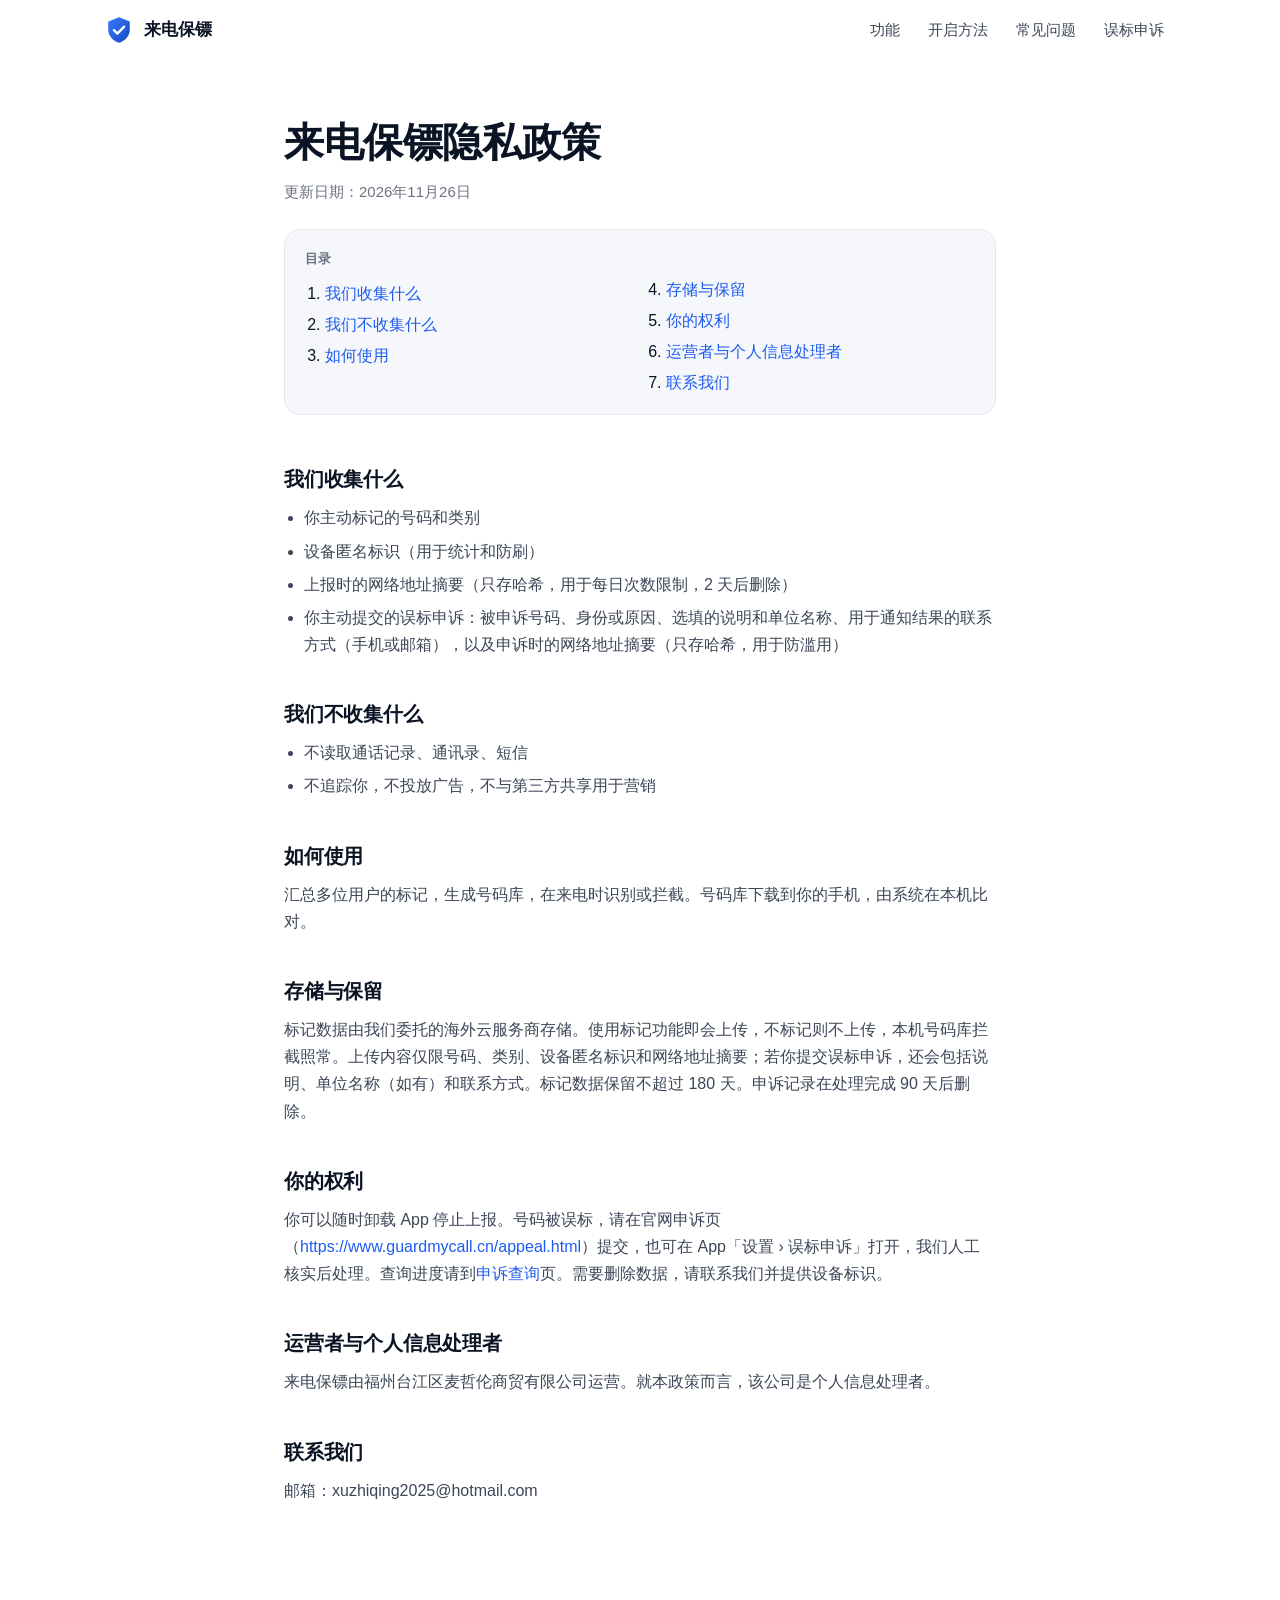
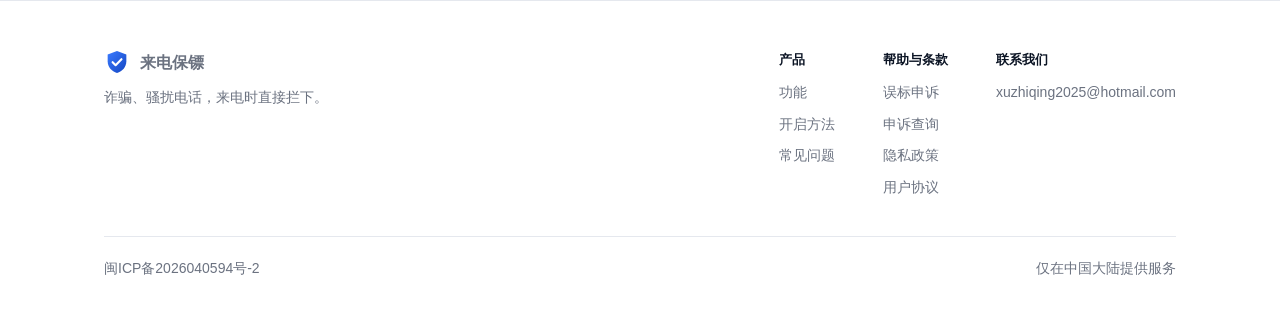
<file: privacy.html>
<!doctype html>
<html lang="zh-CN">
<head>
<meta charset="utf-8">
<meta name="viewport" content="width=device-width,initial-scale=1,viewport-fit=cover">
<title>隐私政策 · 来电保镖</title>
<meta name="description" content="来电保镖收集什么、不收集什么、如何存储和保留，以及运营者和个人信息处理者。">
<meta name="theme-color" content="#ffffff" media="(prefers-color-scheme: light)">
<meta name="theme-color" content="#0b0d12" media="(prefers-color-scheme: dark)">
<meta name="format-detection" content="telephone=no">
<link rel="icon" href="data:image/svg+xml,%3Csvg xmlns='http://www.w3.org/2000/svg' viewBox='0 0 32 32'%3E%3Cpath d='M16 2.5 4.5 6.8v8.4c0 7 4.9 12.6 11.5 14.3 6.6-1.7 11.5-7.3 11.5-14.3V6.8L16 2.5Z' fill='%231d5cf0'/%3E%3Cpath d='m10.6 16.2 3.7 3.7 7.2-7.4' fill='none' stroke='%23fff' stroke-width='2.6' stroke-linecap='round' stroke-linejoin='round'/%3E%3C/svg%3E">
<link rel="stylesheet" href="assets/site.css?v=2">
<style>
.in-app body{padding:0 8px}
.in-app .doc{padding:0 16px}
/* 无外部样式时的兜底（网站上会被 site.css 覆盖/并存） */
body{margin:0;font:16px/1.7 -apple-system,BlinkMacSystemFont,"PingFang SC","Hiragino Sans GB","Microsoft YaHei",sans-serif;color:#0b1424;background:#fff}
@media (prefers-color-scheme:dark){body{background:#0b0d12;color:#f2f4f8}}
</style>
<script>if(location.protocol==="file:")document.documentElement.classList.add("in-app");</script>
</head>
<body>
<a class="skip" href="#main">跳到正文</a>
<header class="nav" id="top">
  <div class="wrap">
    <a class="brand" href="index.html" aria-label="来电保镖首页"><svg viewBox="0 0 32 32" aria-hidden="true"><defs><linearGradient id="lg-nav" x1="0" y1="0" x2="1" y2="1"><stop offset="0" stop-color="#3b7bff"/><stop offset="1" stop-color="#1446c2"/></linearGradient></defs><path d="M16 2.5 4.5 6.8v8.4c0 7 4.9 12.6 11.5 14.3 6.6-1.7 11.5-7.3 11.5-14.3V6.8L16 2.5Z" fill="url(#lg-nav)"/><path d="m10.6 16.2 3.7 3.7 7.2-7.4" fill="none" stroke="#fff" stroke-width="2.6" stroke-linecap="round" stroke-linejoin="round"/></svg><span>来电保镖</span></a>
    <ul class="nav-links">
      <li class="opt"><a href="index.html#features">功能</a></li>
      <li class="opt"><a href="index.html#setup">开启方法</a></li>
      <li><a href="index.html#faq">常见问题</a></li>
      <li><a href="appeal.html">误标申诉</a></li>
    </ul>
  </div>
</header>
<main id="main">
<div class="doc">
  <div class="doc-hero"><h1>来电保镖隐私政策</h1><p class="meta">更新日期：2026年11月26日</p>
    <nav class="toc" aria-label="目录"><b>目录</b><ol><li><a href="#s1">我们收集什么</a></li><li><a href="#s2">我们不收集什么</a></li><li><a href="#s3">如何使用</a></li><li><a href="#s4">存储与保留</a></li><li><a href="#s5">你的权利</a></li><li><a href="#s6">运营者与个人信息处理者</a></li><li><a href="#s7">联系我们</a></li></ol></nav>
  </div>
  <article class="doc-body">
<h2 id="s1">我们收集什么</h2>
<ul>
<li>你主动标记的号码和类别</li>
<li>设备匿名标识（用于统计和防刷）</li>
<li>上报时的网络地址摘要（只存哈希，用于每日次数限制，2 天后删除）</li>
<li>你主动提交的误标申诉：被申诉号码、身份或原因、选填的说明和单位名称、用于通知结果的联系方式（手机或邮箱），以及申诉时的网络地址摘要（只存哈希，用于防滥用）</li>
</ul>
<h2 id="s2">我们不收集什么</h2>
<ul>
<li>不读取通话记录、通讯录、短信</li>
<li>不追踪你，不投放广告，不与第三方共享用于营销</li>
</ul>
<h2 id="s3">如何使用</h2>
<p>汇总多位用户的标记，生成号码库，在来电时识别或拦截。号码库下载到你的手机，由系统在本机比对。</p>
<h2 id="s4">存储与保留</h2>
<p>标记数据由我们委托的海外云服务商存储。使用标记功能即会上传，不标记则不上传，本机号码库拦截照常。上传内容仅限号码、类别、设备匿名标识和网络地址摘要；若你提交误标申诉，还会包括说明、单位名称（如有）和联系方式。标记数据保留不超过 180 天。申诉记录在处理完成 90 天后删除。</p>
<h2 id="s5">你的权利</h2>
<p>你可以随时卸载 App 停止上报。号码被误标，请在官网申诉页（<a href="https://www.guardmycall.cn/appeal.html">https://www.guardmycall.cn/appeal.html</a>）提交，也可在 App「设置 › 误标申诉」打开，我们人工核实后处理。查询进度请到<a href="https://www.guardmycall.cn/appeal-status.html">申诉查询</a>页。需要删除数据，请联系我们并提供设备标识。</p>
<h2 id="s6">运营者与个人信息处理者</h2>
<p>来电保镖由福州台江区麦哲伦商贸有限公司运营。就本政策而言，该公司是个人信息处理者。</p>
<h2 id="s7">联系我们</h2>
<p>邮箱：xuzhiqing2025@hotmail.com</p>
  </article>
</div>
</main>
<footer class="footer">
  <div class="wrap">
    <div class="top">
      <div>
        <a class="brand" href="index.html"><svg viewBox="0 0 32 32" aria-hidden="true"><defs><linearGradient id="lg-foot" x1="0" y1="0" x2="1" y2="1"><stop offset="0" stop-color="#3b7bff"/><stop offset="1" stop-color="#1446c2"/></linearGradient></defs><path d="M16 2.5 4.5 6.8v8.4c0 7 4.9 12.6 11.5 14.3 6.6-1.7 11.5-7.3 11.5-14.3V6.8L16 2.5Z" fill="url(#lg-foot)"/><path d="m10.6 16.2 3.7 3.7 7.2-7.4" fill="none" stroke="#fff" stroke-width="2.6" stroke-linecap="round" stroke-linejoin="round"/></svg><span>来电保镖</span></a>
        <p class="tagline">诈骗、骚扰电话，来电时直接拦下。</p>
      </div>
      <nav aria-label="页脚导航">
        <div><h4>产品</h4><ul><li><a href="index.html#features">功能</a></li><li><a href="index.html#setup">开启方法</a></li><li><a href="index.html#faq">常见问题</a></li></ul></div>
        <div><h4>帮助与条款</h4><ul><li><a href="appeal.html">误标申诉</a></li><li><a href="appeal-status.html">申诉查询</a></li><li><a href="privacy.html">隐私政策</a></li><li><a href="terms.html">用户协议</a></li></ul></div>
        <div><h4>联系我们</h4><ul><li><a href="mailto:xuzhiqing2025@hotmail.com">xuzhiqing2025@hotmail.com</a></li></ul></div>
      </nav>
    </div>
    <div class="legal">
      <a href="https://beian.miit.gov.cn/" target="_blank" rel="noopener noreferrer">闽ICP备2026040594号-2</a>
      <span>仅在中国大陆提供服务</span>
    </div>
  </div>
</footer>
<script>(function(){var n=document.getElementById("top");function f(){n.classList.toggle("scrolled",window.scrollY>4)}f();window.addEventListener("scroll",f,{passive:true})})();</script>
</body>
</html>
</file>
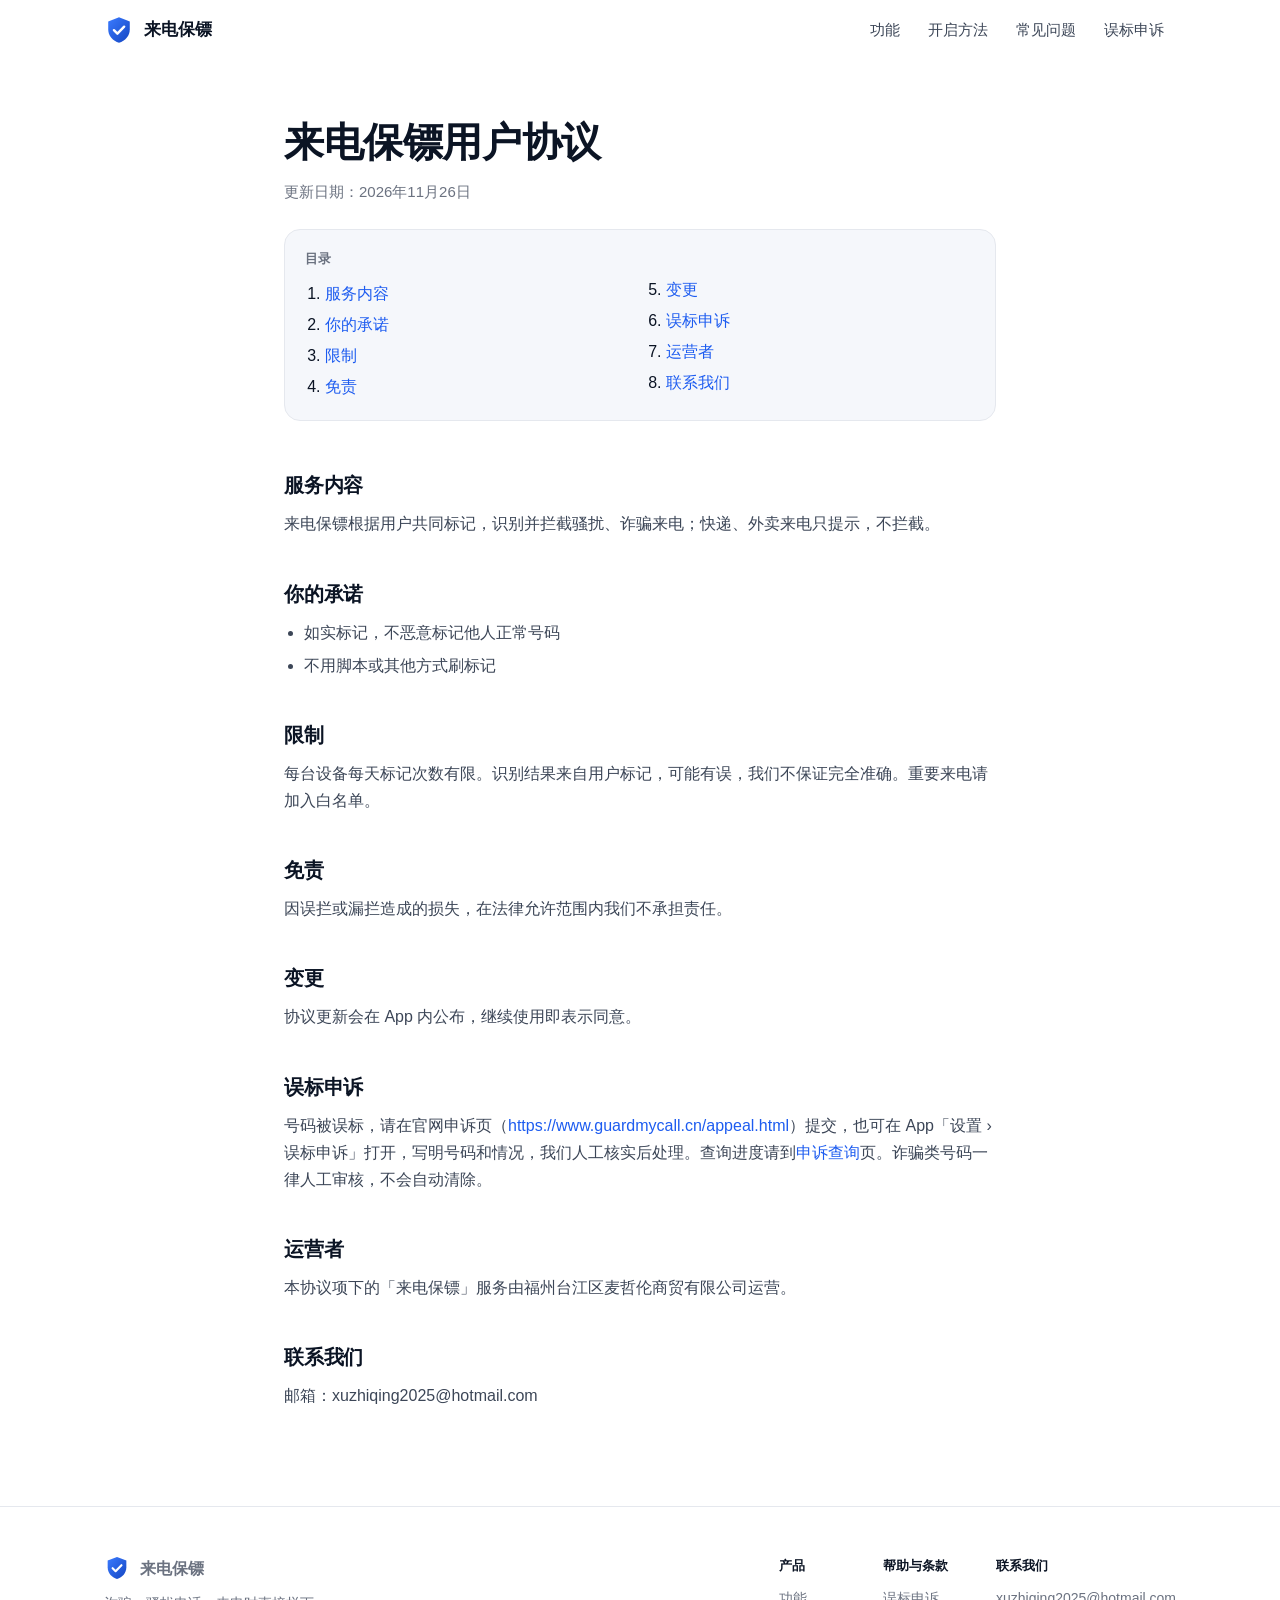
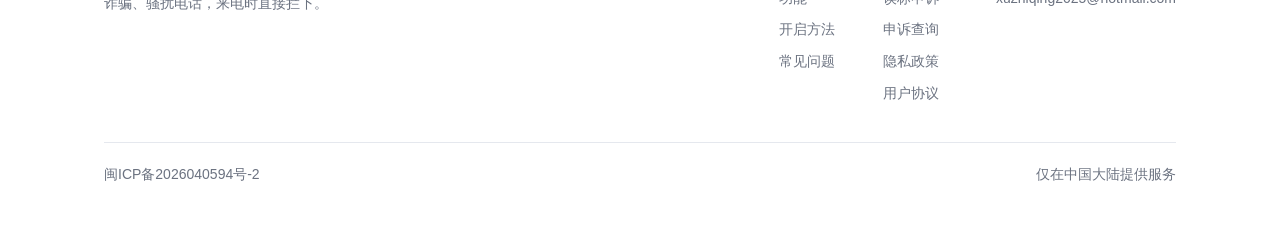
<file: terms.html>
<!doctype html>
<html lang="zh-CN">
<head>
<meta charset="utf-8">
<meta name="viewport" content="width=device-width,initial-scale=1,viewport-fit=cover">
<title>用户协议 · 来电保镖</title>
<meta name="description" content="使用来电保镖前请阅读的用户协议。">
<meta name="theme-color" content="#ffffff" media="(prefers-color-scheme: light)">
<meta name="theme-color" content="#0b0d12" media="(prefers-color-scheme: dark)">
<meta name="format-detection" content="telephone=no">
<link rel="icon" href="data:image/svg+xml,%3Csvg xmlns='http://www.w3.org/2000/svg' viewBox='0 0 32 32'%3E%3Cpath d='M16 2.5 4.5 6.8v8.4c0 7 4.9 12.6 11.5 14.3 6.6-1.7 11.5-7.3 11.5-14.3V6.8L16 2.5Z' fill='%231d5cf0'/%3E%3Cpath d='m10.6 16.2 3.7 3.7 7.2-7.4' fill='none' stroke='%23fff' stroke-width='2.6' stroke-linecap='round' stroke-linejoin='round'/%3E%3C/svg%3E">
<link rel="stylesheet" href="assets/site.css?v=2">
<style>
.in-app body{padding:0 8px}
.in-app .doc{padding:0 16px}
/* 无外部样式时的兜底（网站上会被 site.css 覆盖/并存） */
body{margin:0;font:16px/1.7 -apple-system,BlinkMacSystemFont,"PingFang SC","Hiragino Sans GB","Microsoft YaHei",sans-serif;color:#0b1424;background:#fff}
@media (prefers-color-scheme:dark){body{background:#0b0d12;color:#f2f4f8}}
</style>
<script>if(location.protocol==="file:")document.documentElement.classList.add("in-app");</script>
</head>
<body>
<a class="skip" href="#main">跳到正文</a>
<header class="nav" id="top">
  <div class="wrap">
    <a class="brand" href="index.html" aria-label="来电保镖首页"><svg viewBox="0 0 32 32" aria-hidden="true"><defs><linearGradient id="lg-nav" x1="0" y1="0" x2="1" y2="1"><stop offset="0" stop-color="#3b7bff"/><stop offset="1" stop-color="#1446c2"/></linearGradient></defs><path d="M16 2.5 4.5 6.8v8.4c0 7 4.9 12.6 11.5 14.3 6.6-1.7 11.5-7.3 11.5-14.3V6.8L16 2.5Z" fill="url(#lg-nav)"/><path d="m10.6 16.2 3.7 3.7 7.2-7.4" fill="none" stroke="#fff" stroke-width="2.6" stroke-linecap="round" stroke-linejoin="round"/></svg><span>来电保镖</span></a>
    <ul class="nav-links">
      <li class="opt"><a href="index.html#features">功能</a></li>
      <li class="opt"><a href="index.html#setup">开启方法</a></li>
      <li><a href="index.html#faq">常见问题</a></li>
      <li><a href="appeal.html">误标申诉</a></li>
    </ul>
  </div>
</header>
<main id="main">
<div class="doc">
  <div class="doc-hero"><h1>来电保镖用户协议</h1><p class="meta">更新日期：2026年11月26日</p>
    <nav class="toc" aria-label="目录"><b>目录</b><ol><li><a href="#s1">服务内容</a></li><li><a href="#s2">你的承诺</a></li><li><a href="#s3">限制</a></li><li><a href="#s4">免责</a></li><li><a href="#s5">变更</a></li><li><a href="#s6">误标申诉</a></li><li><a href="#s7">运营者</a></li><li><a href="#s8">联系我们</a></li></ol></nav>
  </div>
  <article class="doc-body">
<h2 id="s1">服务内容</h2>
<p>来电保镖根据用户共同标记，识别并拦截骚扰、诈骗来电；快递、外卖来电只提示，不拦截。</p>
<h2 id="s2">你的承诺</h2>
<ul>
<li>如实标记，不恶意标记他人正常号码</li>
<li>不用脚本或其他方式刷标记</li>
</ul>
<h2 id="s3">限制</h2>
<p>每台设备每天标记次数有限。识别结果来自用户标记，可能有误，我们不保证完全准确。重要来电请加入白名单。</p>
<h2 id="s4">免责</h2>
<p>因误拦或漏拦造成的损失，在法律允许范围内我们不承担责任。</p>
<h2 id="s5">变更</h2>
<p>协议更新会在 App 内公布，继续使用即表示同意。</p>
<h2 id="s6">误标申诉</h2>
<p>号码被误标，请在官网申诉页（<a href="https://www.guardmycall.cn/appeal.html">https://www.guardmycall.cn/appeal.html</a>）提交，也可在 App「设置 › 误标申诉」打开，写明号码和情况，我们人工核实后处理。查询进度请到<a href="https://www.guardmycall.cn/appeal-status.html">申诉查询</a>页。诈骗类号码一律人工审核，不会自动清除。</p>
<h2 id="s7">运营者</h2>
<p>本协议项下的「来电保镖」服务由福州台江区麦哲伦商贸有限公司运营。</p>
<h2 id="s8">联系我们</h2>
<p>邮箱：xuzhiqing2025@hotmail.com</p>
  </article>
</div>
</main>
<footer class="footer">
  <div class="wrap">
    <div class="top">
      <div>
        <a class="brand" href="index.html"><svg viewBox="0 0 32 32" aria-hidden="true"><defs><linearGradient id="lg-foot" x1="0" y1="0" x2="1" y2="1"><stop offset="0" stop-color="#3b7bff"/><stop offset="1" stop-color="#1446c2"/></linearGradient></defs><path d="M16 2.5 4.5 6.8v8.4c0 7 4.9 12.6 11.5 14.3 6.6-1.7 11.5-7.3 11.5-14.3V6.8L16 2.5Z" fill="url(#lg-foot)"/><path d="m10.6 16.2 3.7 3.7 7.2-7.4" fill="none" stroke="#fff" stroke-width="2.6" stroke-linecap="round" stroke-linejoin="round"/></svg><span>来电保镖</span></a>
        <p class="tagline">诈骗、骚扰电话，来电时直接拦下。</p>
      </div>
      <nav aria-label="页脚导航">
        <div><h4>产品</h4><ul><li><a href="index.html#features">功能</a></li><li><a href="index.html#setup">开启方法</a></li><li><a href="index.html#faq">常见问题</a></li></ul></div>
        <div><h4>帮助与条款</h4><ul><li><a href="appeal.html">误标申诉</a></li><li><a href="appeal-status.html">申诉查询</a></li><li><a href="privacy.html">隐私政策</a></li><li><a href="terms.html">用户协议</a></li></ul></div>
        <div><h4>联系我们</h4><ul><li><a href="mailto:xuzhiqing2025@hotmail.com">xuzhiqing2025@hotmail.com</a></li></ul></div>
      </nav>
    </div>
    <div class="legal">
      <a href="https://beian.miit.gov.cn/" target="_blank" rel="noopener noreferrer">闽ICP备2026040594号-2</a>
      <span>仅在中国大陆提供服务</span>
    </div>
  </div>
</footer>
<script>(function(){var n=document.getElementById("top");function f(){n.classList.toggle("scrolled",window.scrollY>4)}f();window.addEventListener("scroll",f,{passive:true})})();</script>
</body>
</html>
</file>
<file: assets/site.css>
/* 来电保镖官网 · 共用样式（无外部字体、无 CDN） */
:root{
  --ink:#0b1424;--ink-2:#3c4657;--muted:#6b7280;--line:#e5e8ee;--line-2:#d5dae3;
  --bg:#fff;--bg-soft:#f5f7fb;--card:#fff;
  --brand:#1d5cf0;--brand-ink:#1446c2;--brand-soft:#eaf0ff;
  --ok:#0b7a3b;--ok-soft:#e8f6ee;--warn:#9a5b00;--warn-soft:#fff5e5;--err:#c41e3a;
  --radius:20px;--shadow:0 1px 2px rgba(16,24,40,.04),0 8px 24px rgba(16,24,40,.06);
  --max:1120px;
  --font:-apple-system,BlinkMacSystemFont,"PingFang SC","Hiragino Sans GB","Microsoft YaHei","Noto Sans CJK SC","Source Han Sans SC","Helvetica Neue",Arial,sans-serif;
}
@media (prefers-color-scheme:dark){
  :root{--ink:#f2f4f8;--ink-2:#c3c9d4;--muted:#8d95a3;--line:#262b35;--line-2:#343a46;
    --bg:#0b0d12;--bg-soft:#11141b;--card:#161a22;--brand:#4d82ff;--brand-ink:#7aa2ff;--brand-soft:#16213d;
    --ok:#3ad07a;--ok-soft:#10261a;--warn:#ffb648;--warn-soft:#2a2112;--err:#ff6b6b;
    --shadow:0 1px 2px rgba(0,0,0,.3),0 8px 24px rgba(0,0,0,.35)}
}
*{box-sizing:border-box}
html{-webkit-text-size-adjust:100%;scroll-behavior:smooth;scroll-padding-top:76px}
body{margin:0;font:16px/1.7 var(--font);color:var(--ink);background:var(--bg);-webkit-font-smoothing:antialiased;text-rendering:optimizeLegibility}
img{max-width:100%;height:auto;display:block}
a{color:var(--brand);text-decoration:none}
a:hover{text-decoration:underline}
:focus-visible{outline:2px solid var(--brand);outline-offset:2px;border-radius:6px}
h1,h2,h3{line-height:1.25;letter-spacing:-.01em;margin:0}
p{margin:0 0 1em}
.wrap{max-width:var(--max);margin:0 auto;padding:0 max(24px,env(safe-area-inset-right)) 0 max(24px,env(safe-area-inset-left))}
.skip{position:absolute;left:-999px;top:8px;background:var(--ink);color:var(--bg);padding:8px 12px;border-radius:8px;z-index:100}
.skip:focus{left:8px}

/* 顶部导航 */
.nav{position:sticky;top:0;z-index:50;background:rgba(255,255,255,.82);backdrop-filter:saturate(180%) blur(16px);-webkit-backdrop-filter:saturate(180%) blur(16px);border-bottom:1px solid transparent;transition:border-color .2s;padding-top:env(safe-area-inset-top)}
@media (prefers-color-scheme:dark){.nav{background:rgba(11,13,18,.8)}}
.nav.scrolled{border-bottom-color:var(--line)}
.nav .wrap{display:flex;align-items:center;justify-content:space-between;height:60px;gap:16px}
.brand{display:flex;align-items:center;gap:10px;color:var(--ink);font-weight:700;font-size:17px;white-space:nowrap}
.brand:hover{text-decoration:none}
.brand svg{width:30px;height:30px;flex:none}
.nav-links{display:flex;align-items:center;gap:4px;margin:0;padding:0;list-style:none}
.nav-links a{display:block;padding:8px 12px;border-radius:10px;color:var(--ink-2);font-size:15px}
.nav-links a:hover{background:var(--bg-soft);color:var(--ink);text-decoration:none}
.nav-links a[aria-current=page]{color:var(--ink);font-weight:600}
@media (max-width:760px){.nav-links .opt{display:none}.nav-links a{padding:8px 10px}}

/* 按钮 */
.btn{display:inline-flex;align-items:center;justify-content:center;gap:10px;min-height:52px;padding:0 22px;border-radius:14px;font:600 16px/1 var(--font);border:1px solid transparent;cursor:pointer;transition:transform .15s,background .15s}
.btn:hover{text-decoration:none}
.btn-primary{background:var(--brand);color:#fff}
.btn-primary:hover{background:var(--brand-ink)}
.btn-ghost{background:transparent;color:var(--ink);border-color:var(--line-2)}
.btn-ghost:hover{background:var(--bg-soft)}
.store{display:inline-flex;align-items:center;gap:12px;min-height:56px;padding:8px 20px 8px 16px;border-radius:14px;background:var(--ink);color:var(--bg);cursor:default;user-select:none}
.store svg{width:26px;height:26px;flex:none;fill:currentColor}
.store small{display:block;font-size:12px;line-height:1.2;opacity:.75}
.store b{display:block;font-size:17px;line-height:1.3;font-weight:600}

/* 通用区块 */
section{padding:96px 0}
.soft{background:var(--bg-soft)}
.eyebrow{display:inline-block;font-size:14px;font-weight:600;color:var(--brand);margin-bottom:12px;letter-spacing:.02em}
.h2{font-size:clamp(28px,3.6vw,40px);font-weight:700}
.lead{font-size:clamp(17px,1.6vw,19px);color:var(--ink-2);margin:16px 0 0}
.sec-head{max-width:680px;margin:0 0 48px}
.sec-head.center{margin-left:auto;margin-right:auto;text-align:center}
@media (max-width:760px){section{padding:64px 0}.sec-head{margin-bottom:32px}}

/* 首屏 */
.hero{padding:72px 0 88px;overflow:hidden;background:radial-gradient(1200px 520px at 78% 20%,var(--brand-soft),transparent 70%)}
.hero .wrap{display:grid;grid-template-columns:1.1fr .9fr;align-items:center;gap:48px}
.hero h1{font-size:clamp(36px,5.4vw,60px);font-weight:800;letter-spacing:-.02em}
.hero h1 .hl{color:var(--brand)}
.hero .lead{max-width:540px;margin-top:20px}
.cta{display:flex;flex-wrap:wrap;gap:12px;margin-top:32px}
.facts{display:flex;flex-wrap:wrap;gap:8px 20px;margin:28px 0 0;padding:0;list-style:none;color:var(--ink-2);font-size:15px}
.facts li{display:flex;align-items:center;gap:8px}
.facts svg{width:18px;height:18px;flex:none;color:var(--ok)}
.hero-visual{display:flex;justify-content:center;position:relative}
@media (max-width:900px){
  .hero{padding:40px 0 64px}
  .hero .wrap{grid-template-columns:1fr;gap:40px;text-align:center}
  .hero .lead{margin-left:auto;margin-right:auto}
  .cta,.facts{justify-content:center}
}

/* 手机外框 */
.device{position:relative;width:290px;max-width:100%;padding:11px;border-radius:52px;background:linear-gradient(145deg,#2a2f3a,#0d1016 55%);box-shadow:0 0 0 1px #3a404c inset,0 30px 60px -20px rgba(16,24,40,.35),0 18px 36px -18px rgba(16,24,40,.3)}
.device::before{content:"";position:absolute;left:50%;top:22px;width:84px;height:24px;margin-left:-42px;background:#000;border-radius:14px;z-index:2}
.device img{width:100%;border-radius:42px;background:#f2f2f7}
.device.sm{width:250px;border-radius:46px;padding:10px}
.device.sm img{border-radius:37px}
.device.sm::before{top:19px;width:72px;height:21px;margin-left:-36px}
@media (prefers-color-scheme:dark){.device{box-shadow:0 0 0 1px #4a505c inset,0 30px 60px -20px rgba(0,0,0,.7)}}

/* 三个卖点 */
.grid3{display:grid;grid-template-columns:repeat(3,1fr);gap:20px}
.feat{background:var(--card);border:1px solid var(--line);border-radius:var(--radius);padding:28px}
.feat h3{font-size:19px;margin:18px 0 8px}
.feat p{color:var(--ink-2);margin:0}
.icon{width:44px;height:44px;border-radius:12px;display:grid;place-items:center;background:var(--brand-soft);color:var(--brand)}
.icon svg{width:24px;height:24px}
@media (max-width:900px){.grid3{grid-template-columns:1fr}}

/* 左右图文 */
.split{display:grid;grid-template-columns:1fr 1fr;gap:64px;align-items:center}
.split.rev .split-media{order:-1}
.split-media{display:flex;justify-content:center}
@media (max-width:900px){.split{grid-template-columns:1fr;gap:40px}.split.rev .split-media{order:0}}

/* 拦截强度 */
.levels{display:grid;gap:14px;margin-top:28px}
.level{display:flex;gap:16px;align-items:flex-start;padding:20px;border:1px solid var(--line);border-radius:16px;background:var(--card)}
.level.on{border-color:var(--brand);box-shadow:0 0 0 3px var(--brand-soft)}
.level .tag{flex:none;min-width:56px;text-align:center;font-weight:700;padding:4px 10px;border-radius:10px;background:var(--bg-soft);color:var(--ink)}
.level.on .tag{background:var(--brand);color:#fff}
.level h3{font-size:17px;margin:0 0 4px}
.level p{margin:0;color:var(--ink-2);font-size:15px}
.pill{display:inline-block;font-size:12px;font-weight:600;padding:1px 8px;border-radius:999px;background:var(--brand-soft);color:var(--brand);vertical-align:2px;margin-left:6px}

/* 号码库流程 */
.flow{display:grid;grid-template-columns:repeat(4,1fr);gap:16px;margin:0;padding:0;list-style:none;counter-reset:f}
.flow li{position:relative;background:var(--card);border:1px solid var(--line);border-radius:var(--radius);padding:24px}
.flow .n{font-size:13px;font-weight:700;color:var(--brand)}
.flow h3{font-size:17px;margin:8px 0 6px}
.flow p{margin:0;color:var(--ink-2);font-size:15px}
.note{display:flex;gap:12px;align-items:flex-start;margin-top:24px;padding:18px 20px;border-radius:16px;background:var(--warn-soft);color:var(--ink)}
.note svg{width:22px;height:22px;flex:none;color:var(--warn);margin-top:2px}
.note p{margin:0;font-size:15px}
@media (max-width:900px){.flow{grid-template-columns:1fr 1fr}}
@media (max-width:520px){.flow{grid-template-columns:1fr}}

/* 开启步骤 */
.steps{margin:28px 0 0;padding:0;list-style:none;display:grid;gap:4px}
.steps li{display:grid;grid-template-columns:36px 1fr;gap:16px;padding:14px 0}
.steps .num{width:36px;height:36px;border-radius:50%;display:grid;place-items:center;font-weight:700;background:var(--brand);color:#fff}
.steps h3{font-size:17px;margin:5px 0 4px}
.steps p{margin:0;color:var(--ink-2);font-size:15px}
.path{display:inline-flex;flex-wrap:wrap;align-items:center;gap:4px 6px;margin-top:8px;padding:8px 12px;border-radius:10px;background:var(--bg-soft);border:1px solid var(--line);font-size:14px;color:var(--ink)}
.soft .path{background:var(--card)}
.path i{font-style:normal;color:var(--muted)}

/* 隐私 */
.privacy-grid{display:grid;grid-template-columns:1fr 1fr;gap:20px}
.pcard{border-radius:var(--radius);padding:28px;border:1px solid var(--line);background:var(--card)}
.pcard h3{font-size:18px;margin:0 0 14px;display:flex;align-items:center;gap:10px}
.pcard ul{margin:0;padding:0;list-style:none;display:grid;gap:10px}
.pcard li{display:flex;gap:10px;color:var(--ink-2);font-size:15px}
.pcard li svg{width:18px;height:18px;flex:none;margin-top:4px}
.pcard.yes li svg{color:var(--ok)}
.pcard.no li svg{color:var(--err)}
@media (max-width:760px){.privacy-grid{grid-template-columns:1fr}}

/* FAQ */
.faq{max-width:800px;margin:0 auto}
.faq details{border-bottom:1px solid var(--line)}
.faq details:first-child{border-top:1px solid var(--line)}
.faq summary{list-style:none;cursor:pointer;display:flex;justify-content:space-between;align-items:center;gap:16px;padding:22px 4px;font-weight:600;font-size:17px}
.faq summary::-webkit-details-marker{display:none}
.faq summary::after{content:"";flex:none;width:10px;height:10px;border-right:2px solid var(--muted);border-bottom:2px solid var(--muted);transform:rotate(45deg) translate(-2px,-2px);transition:transform .2s}
.faq details[open] summary::after{transform:rotate(-135deg) translate(-2px,-2px)}
.faq .a{padding:0 4px 22px;color:var(--ink-2)}
.faq .a p:last-child{margin:0}

/* 申诉横幅 */
.band{border-radius:28px;padding:48px;background:var(--ink);color:var(--bg);display:flex;align-items:center;justify-content:space-between;gap:32px;flex-wrap:wrap}
@media (prefers-color-scheme:dark){.band{background:var(--card);color:var(--ink);border:1px solid var(--line)}}
.band h2{font-size:clamp(24px,3vw,32px)}
.band p{margin:10px 0 0;opacity:.8;max-width:560px}
.band .btn{background:var(--bg);color:var(--ink)}
@media (prefers-color-scheme:dark){.band .btn{background:var(--brand);color:#fff}}
@media (max-width:760px){.band{padding:32px 24px}}

/* 页脚 */
.footer{border-top:1px solid var(--line);padding:48px 0 max(40px,env(safe-area-inset-bottom));font-size:14px;color:var(--muted)}
.footer .top{display:flex;justify-content:space-between;gap:32px;flex-wrap:wrap}
.footer .brand{font-size:16px}
.footer .brand svg{width:26px;height:26px}
.footer .tagline{margin:10px 0 0}
.footer nav{display:flex;gap:48px;flex-wrap:wrap}
.footer h4{margin:0 0 10px;font-size:13px;color:var(--ink);font-weight:600}
.footer ul{margin:0;padding:0;list-style:none;display:grid;gap:8px}
.footer a{color:var(--muted)}
.footer a:hover{color:var(--ink)}
.footer .legal{margin-top:36px;padding-top:20px;border-top:1px solid var(--line);display:flex;justify-content:space-between;gap:8px 24px;flex-wrap:wrap}
.footer .legal a,.footer .legal span{color:var(--muted)}
.footer .legal a:hover{color:var(--ink)}

/* 子页面：文档 */
.doc-hero{padding:56px 0 8px}
.doc-hero h1{font-size:clamp(30px,4vw,40px);font-weight:800}
.doc-hero .meta{color:var(--muted);margin:12px 0 0;font-size:15px}
.doc{max-width:760px;margin:0 auto;padding:0 24px}
.doc-body{padding:24px 0 80px}
.doc-body h2{font-size:20px;margin:40px 0 12px;padding-top:4px}
.doc-body h2:first-child{margin-top:16px}
.doc-body p,.doc-body li{color:var(--ink-2)}
.doc-body ul{padding-left:1.25em;margin:0 0 1em}
.doc-body li{margin:6px 0}
.toc{margin:24px 0 0;padding:18px 20px;border-radius:16px;background:var(--bg-soft);border:1px solid var(--line)}
.toc b{display:block;font-size:13px;color:var(--muted);margin-bottom:6px;font-weight:600}
.toc ol{margin:0;padding-left:1.25em;columns:2;column-gap:32px}
.toc li{margin:4px 0;break-inside:avoid}
@media (max-width:520px){.toc ol{columns:1}}
.callout{margin:28px 0 0;padding:16px 18px;border-radius:14px;background:var(--brand-soft);color:var(--ink);font-size:15px}
.callout p{margin:0;color:var(--ink)}
@media (max-width:520px){.split-media .device{width:250px;border-radius:46px;padding:10px}.split-media .device img{border-radius:37px}.split-media .device::before{top:19px;width:72px;height:21px;margin-left:-36px}}

/* 申诉页底栏按钮组（深色横幅上的次要按钮） */
.band-actions{display:flex;flex-wrap:wrap;gap:12px;align-items:center}
.band .btn-ghost{background:transparent;color:var(--bg);border-color:rgba(255,255,255,.35)}
.band .btn-ghost:hover{background:rgba(255,255,255,.08)}
@media (prefers-color-scheme:dark){
  .band .btn-ghost{color:var(--ink);border-color:var(--line-2)}
  .band .btn-ghost:hover{background:var(--bg-soft)}
}

/* 申诉 / 查询页 */
.appeal section{padding:0}
.appeal{max-width:640px;margin:0 auto;padding:0 max(24px,env(safe-area-inset-left)) 72px;padding-right:max(24px,env(safe-area-inset-right))}
.appeal .doc-hero{padding:48px 0 20px}
.appeal .doc-hero h1{font-size:clamp(30px,4vw,40px);font-weight:800;margin:0}
.appeal .lead{color:var(--ink-2);margin:12px 0 0;font-size:17px}
.appeal-tabs{display:flex;gap:4px;margin:0 0 24px;padding:4px;background:var(--bg-soft);border:1px solid var(--line);border-radius:14px}
.appeal-tabs a{flex:1;display:flex;align-items:center;justify-content:center;min-height:44px;padding:8px 12px;border-radius:11px;color:var(--ink-2);font-weight:600;font-size:15px;text-align:center}
.appeal-tabs a:hover{color:var(--ink);text-decoration:none}
.appeal-tabs a[aria-current=page]{background:var(--card);color:var(--ink);box-shadow:0 1px 2px rgba(16,24,40,.06)}
@media (prefers-color-scheme:dark){.appeal-tabs a[aria-current=page]{box-shadow:0 1px 2px rgba(0,0,0,.35)}}
.appeal .panel{background:var(--card);border:1px solid var(--line);border-radius:24px;padding:28px;box-shadow:var(--shadow)}
@media (max-width:520px){
  .appeal .panel{padding:20px;border-radius:20px}
  .appeal{padding-bottom:56px}
  .appeal .doc-hero{padding-top:32px}
}
.appeal h2{font-size:20px;margin:0 0 16px}
.appeal label.f,.appeal fieldset.f{display:block;margin:0 0 20px}
.appeal .lbl{display:block;font-weight:600;margin-bottom:8px;font-size:15px}
.appeal .hint{color:var(--muted);font-size:13px;margin:6px 0 0}
.appeal input[type=text],.appeal input[type=tel],.appeal input[type=email],.appeal textarea{
  width:100%;font:16px/1.4 var(--font);color:var(--ink);background:var(--bg);
  border:1px solid var(--line-2);border-radius:12px;padding:13px 14px;
  appearance:none;-webkit-appearance:none;transition:border-color .15s,box-shadow .15s
}
.appeal input::placeholder,.appeal textarea::placeholder{color:var(--muted);opacity:.8}
.appeal input:focus,.appeal textarea:focus{outline:none;border-color:var(--brand);box-shadow:0 0 0 3px var(--brand-soft)}
.appeal textarea{min-height:88px;resize:vertical}
.appeal fieldset{border:0;padding:0;margin:0;min-width:0}
.appeal legend{padding:0}
.appeal .radios{display:grid;grid-template-columns:1fr 1fr;gap:8px}
@media (max-width:520px){.appeal .radios{grid-template-columns:1fr}}
.appeal .radios label{display:flex;align-items:center;gap:10px;padding:12px 14px;border:1px solid var(--line-2);border-radius:12px;background:var(--bg);cursor:pointer;min-height:48px;font-size:15px;transition:border-color .15s,background .15s}
.appeal .radios label:hover{border-color:var(--brand)}
.appeal .radios label:has(input:checked){border-color:var(--brand);background:var(--brand-soft)}
.appeal .radios input{accent-color:var(--brand);width:18px;height:18px;flex:none;margin:0}
.appeal .row{display:flex;align-items:flex-start;gap:10px;margin:4px 0 16px;font-size:15px}
.appeal .row input[type=checkbox]{margin-top:4px;width:18px;height:18px;flex:none;accent-color:var(--brand)}
.appeal button,.appeal .btn-block{width:100%;min-height:52px;border:0;border-radius:14px;font:600 16px var(--font);background:var(--brand);color:#fff;cursor:pointer;transition:background .15s;display:flex;align-items:center;justify-content:center;text-decoration:none}
.appeal button:hover,.appeal .btn-block:hover{background:var(--brand-ink);text-decoration:none}
.appeal button:disabled{opacity:.55;cursor:not-allowed}
.appeal button.secondary,.appeal a.secondary{background:transparent;color:var(--ink);border:1px solid var(--line-2);margin-top:12px}
.appeal button.secondary:hover,.appeal a.secondary:hover{background:var(--bg-soft)}
.appeal .err{color:var(--err);font-size:14px;margin:8px 0 0;display:none}
.appeal .err.show{display:block}
.appeal .count{float:right;color:var(--muted);font-weight:400;font-size:13px}
.appeal .hp{position:absolute;left:-9999px;height:0;overflow:hidden}
.appeal .card{background:var(--bg-soft);border:1px solid var(--line);border-radius:18px;padding:22px;margin:0 0 16px}
.appeal .card p:last-child{margin-bottom:0}
.appeal .card .id{font-size:24px;font-weight:700;letter-spacing:.04em;margin:8px 0;word-break:break-all;font-variant-numeric:tabular-nums}
.appeal .ok{color:var(--ok);font-weight:700;font-size:18px}
.appeal .status-pill{display:inline-block;padding:2px 12px;border-radius:999px;background:var(--brand-soft);color:var(--brand);font-weight:600}
.appeal .status-pill.cleared,.appeal .status-pill.whitelisted{background:var(--ok-soft);color:var(--ok)}
.appeal .status-pill.rejected{background:var(--bg-soft);color:var(--ink-2)}
.appeal .muted{color:var(--muted)}
.appeal .hidden,.appeal label.f.hidden,.appeal section.hidden{display:none !important}
.appeal .faq-block{margin-top:48px}
.appeal .faq-block h2{margin-bottom:8px}
.appeal .faq details{border-bottom:1px solid var(--line);padding:0}
.appeal .faq details:first-of-type{border-top:1px solid var(--line)}
.appeal .faq summary{padding:18px 4px;font-size:16px}
.appeal .faq details>p,.appeal .faq .a{padding:0 4px 18px;margin:0;color:var(--ink-2)}

/* 404 */
.error-page{min-height:58vh;display:flex;flex-direction:column;justify-content:center;padding:72px 0 96px;max-width:640px;margin:0 auto}
.error-page h1{font-size:clamp(28px,4vw,40px);font-weight:800;margin:0}
.error-page p{color:var(--ink-2);margin:16px 0 28px;font-size:17px}
.error-page .cta{display:flex;flex-wrap:wrap;gap:12px}

/* App 内打开隐私政策 / 用户协议时，去掉网站导航，只留正文和备案号 */
.in-app .skip,.in-app .nav,.in-app .footer .top{display:none !important}
.in-app .footer{border-top:1px solid var(--line);padding:24px 0 32px}
.in-app .doc-hero{padding-top:16px}
</file>
